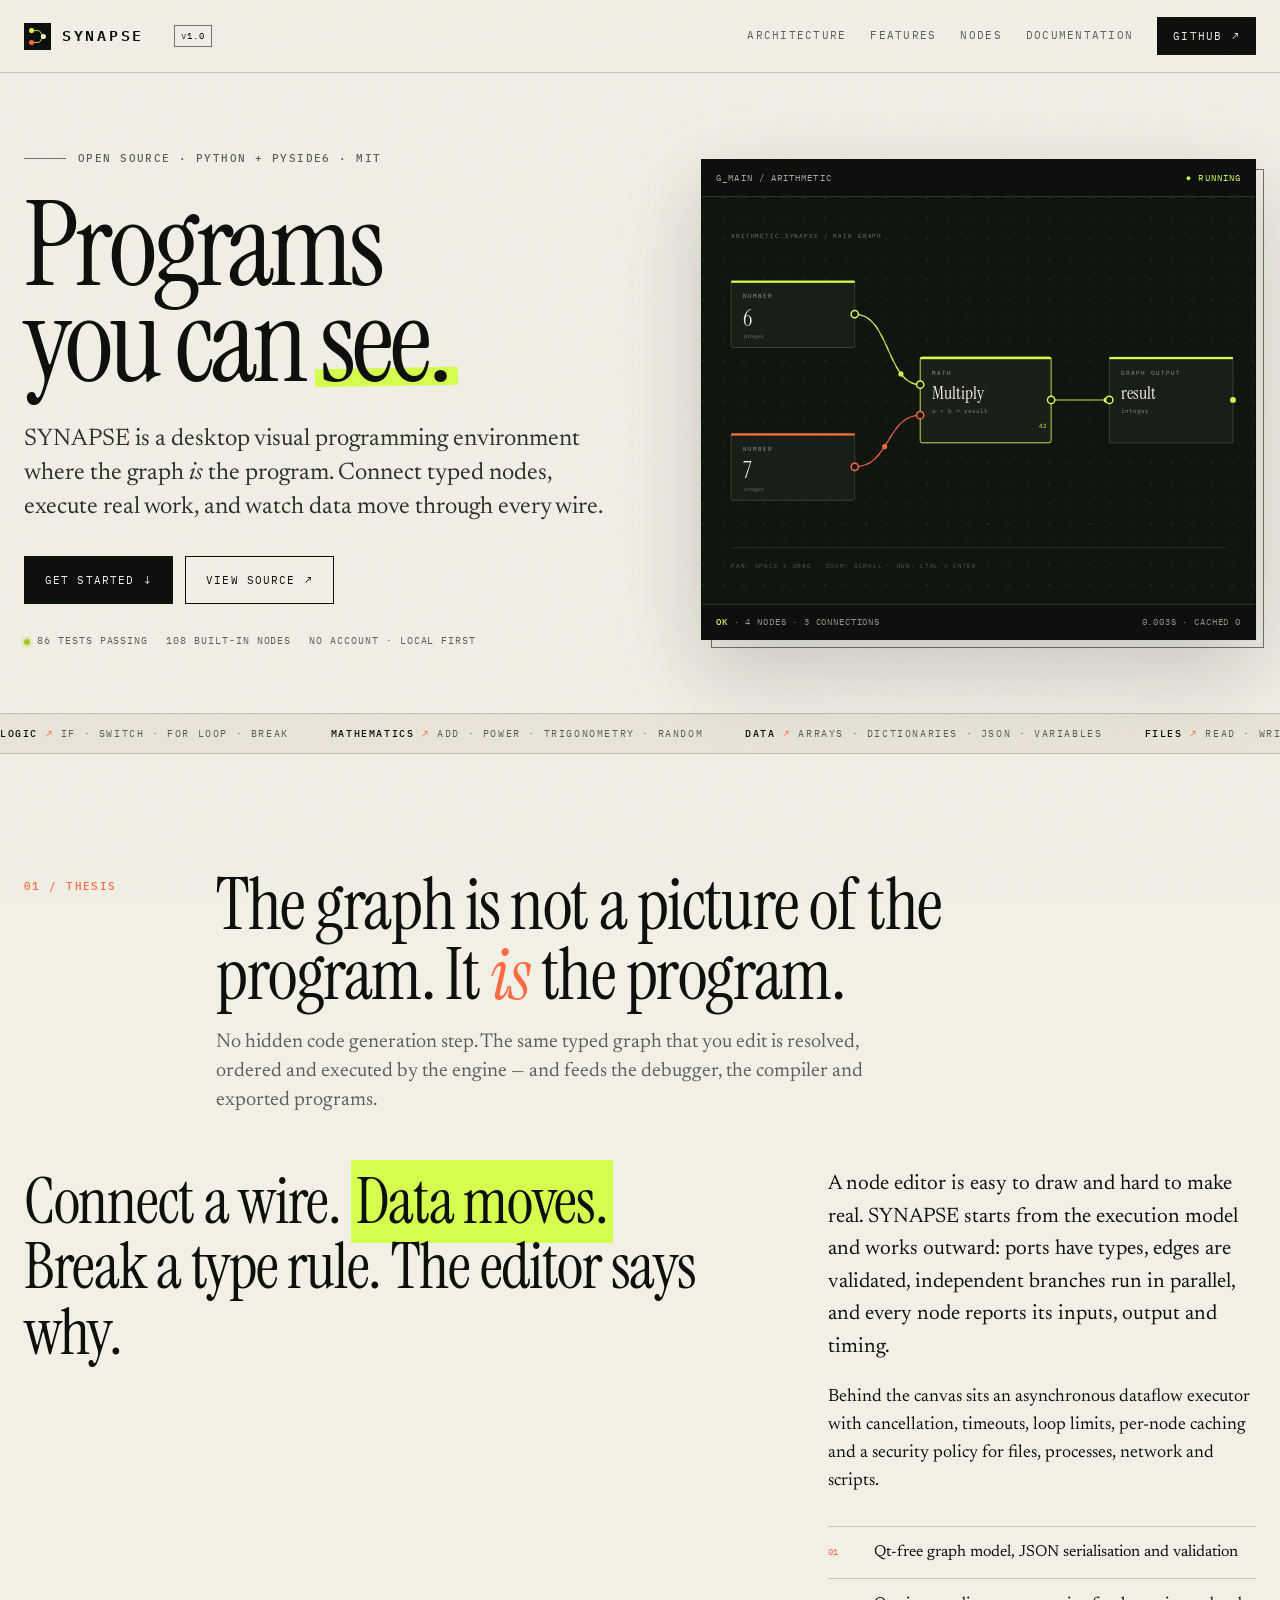
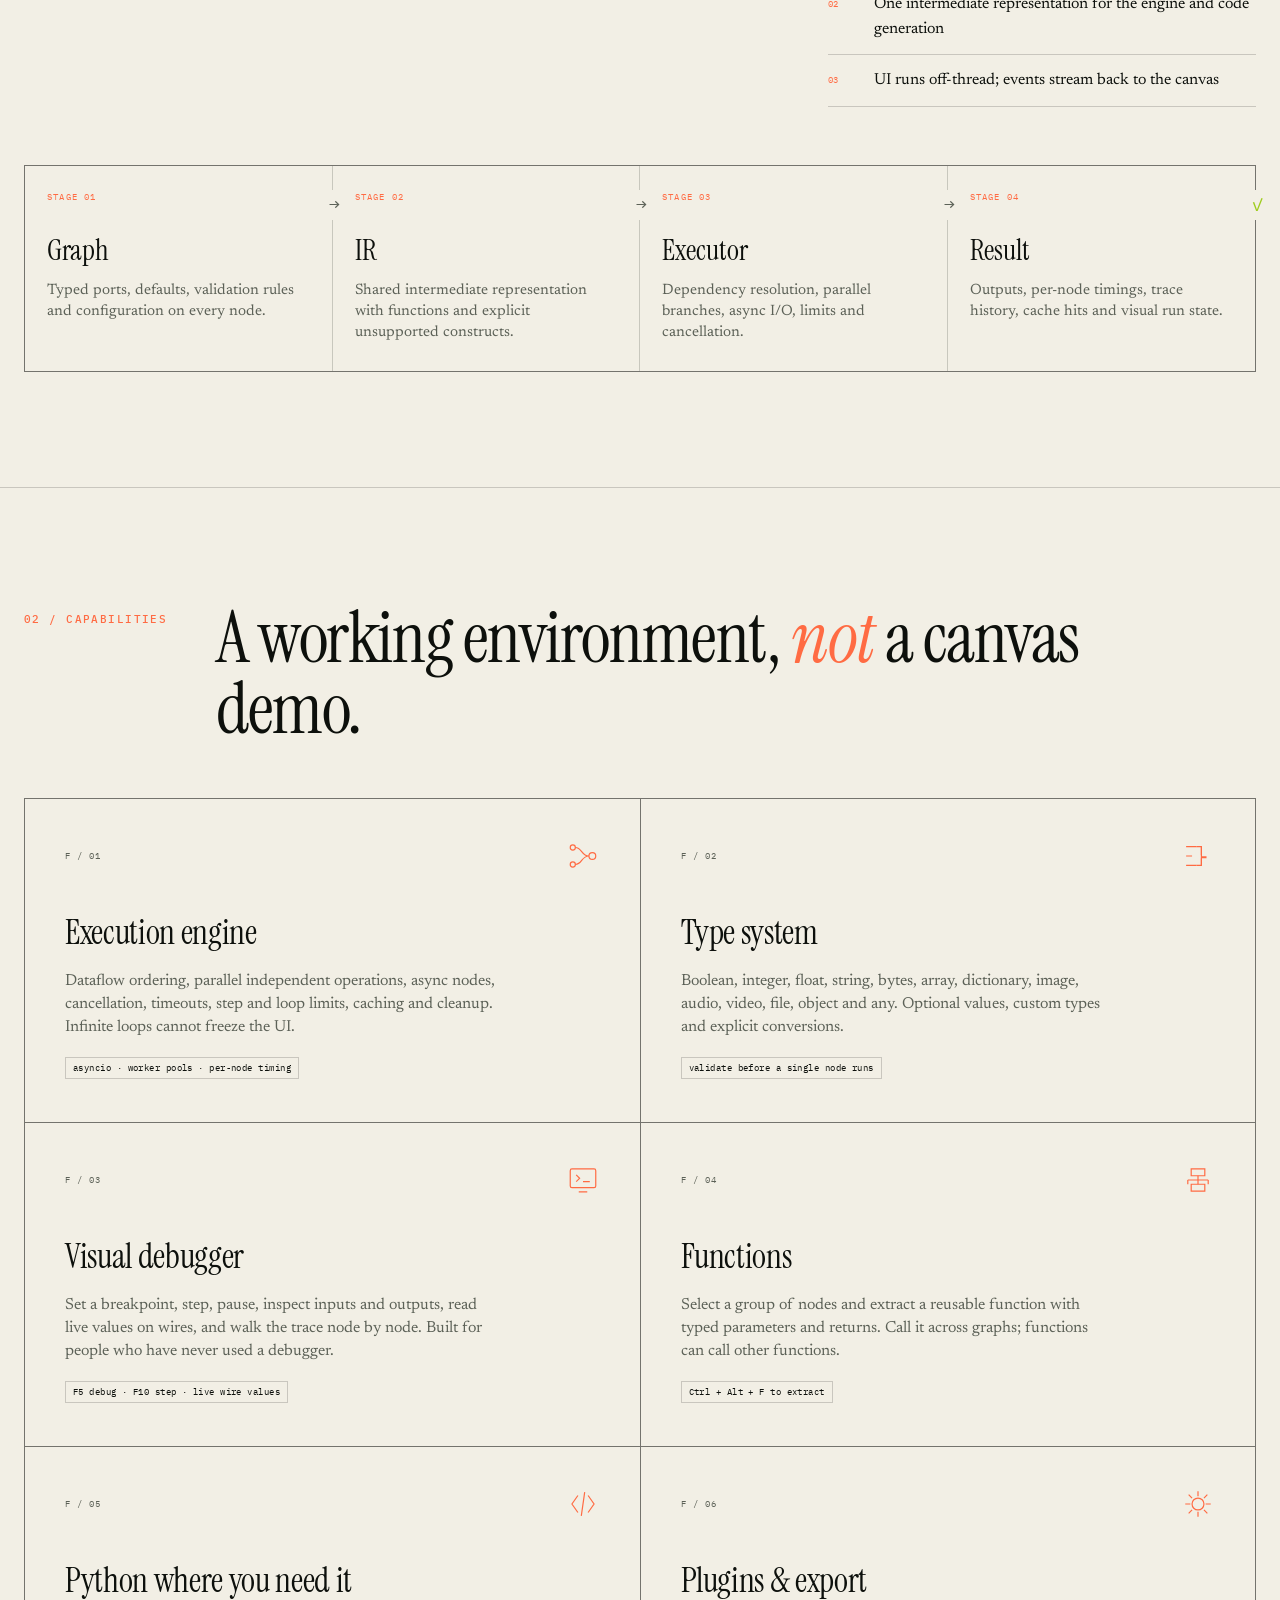
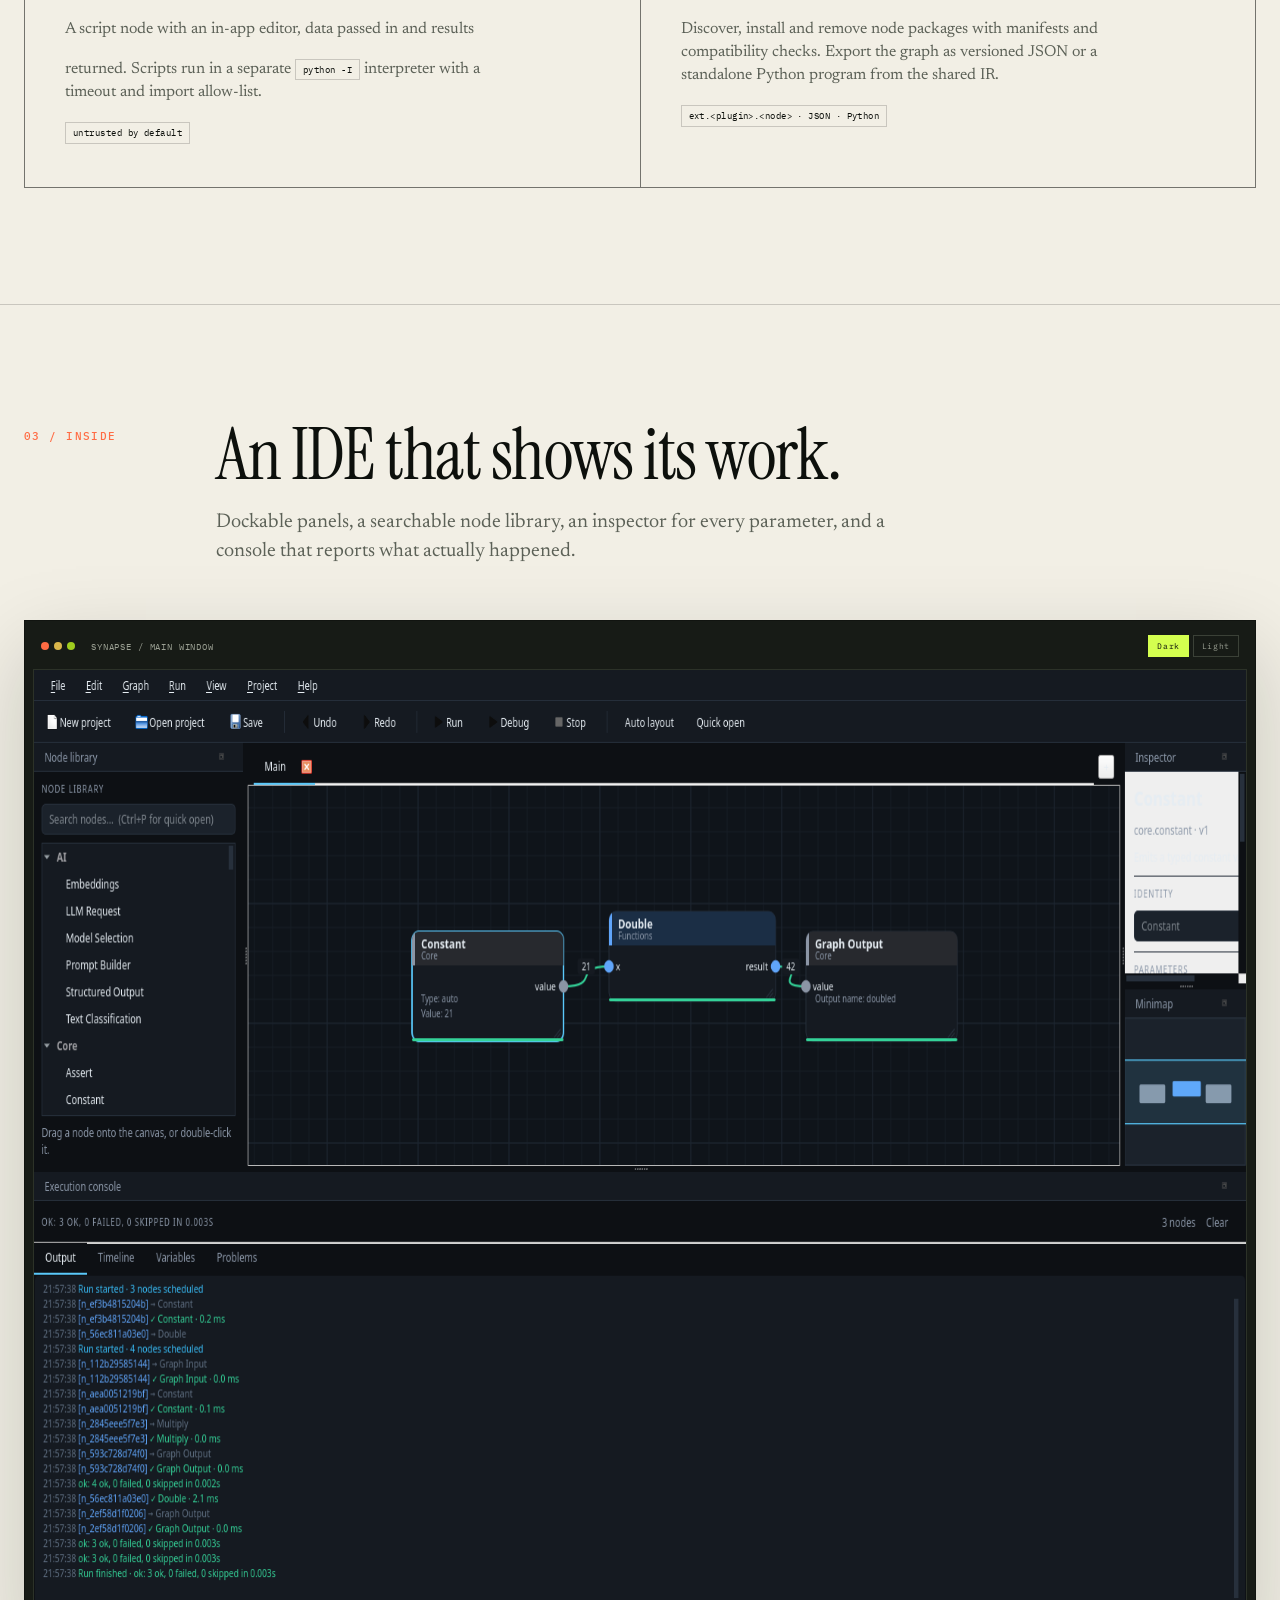
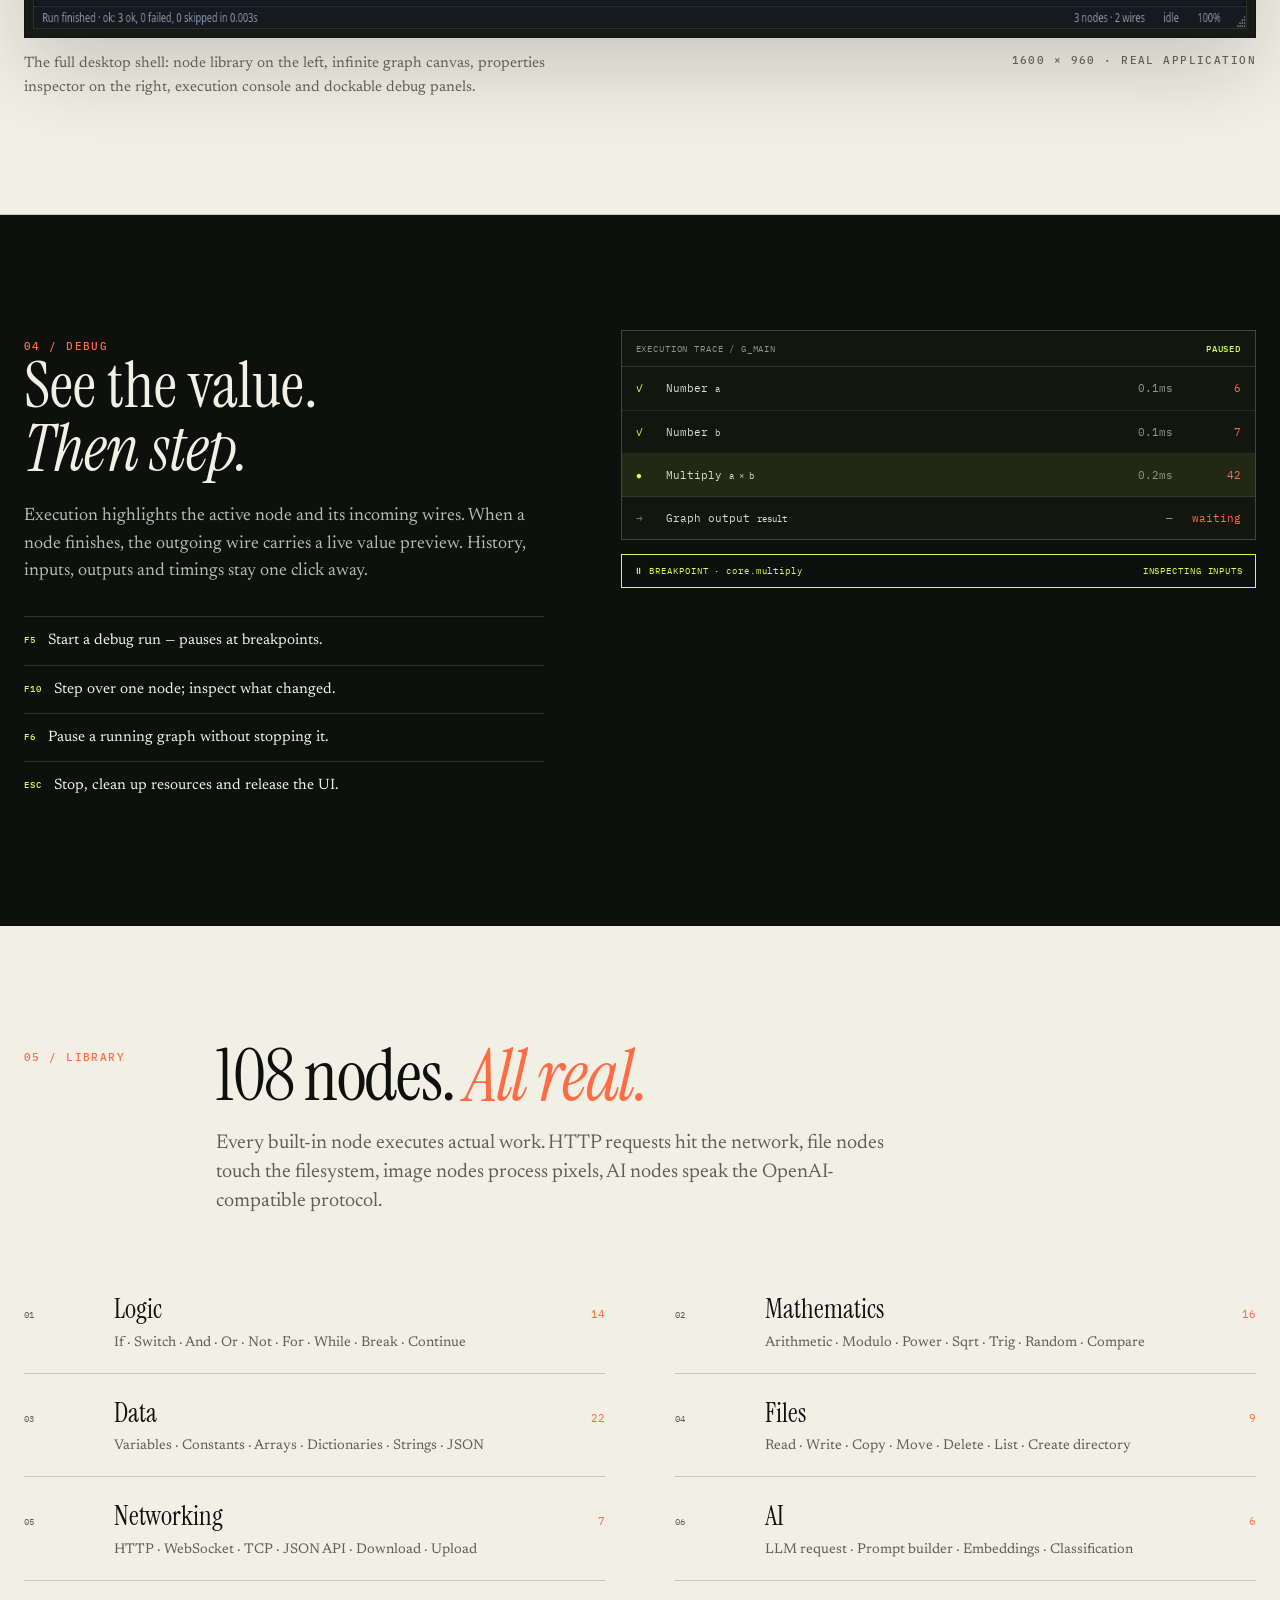
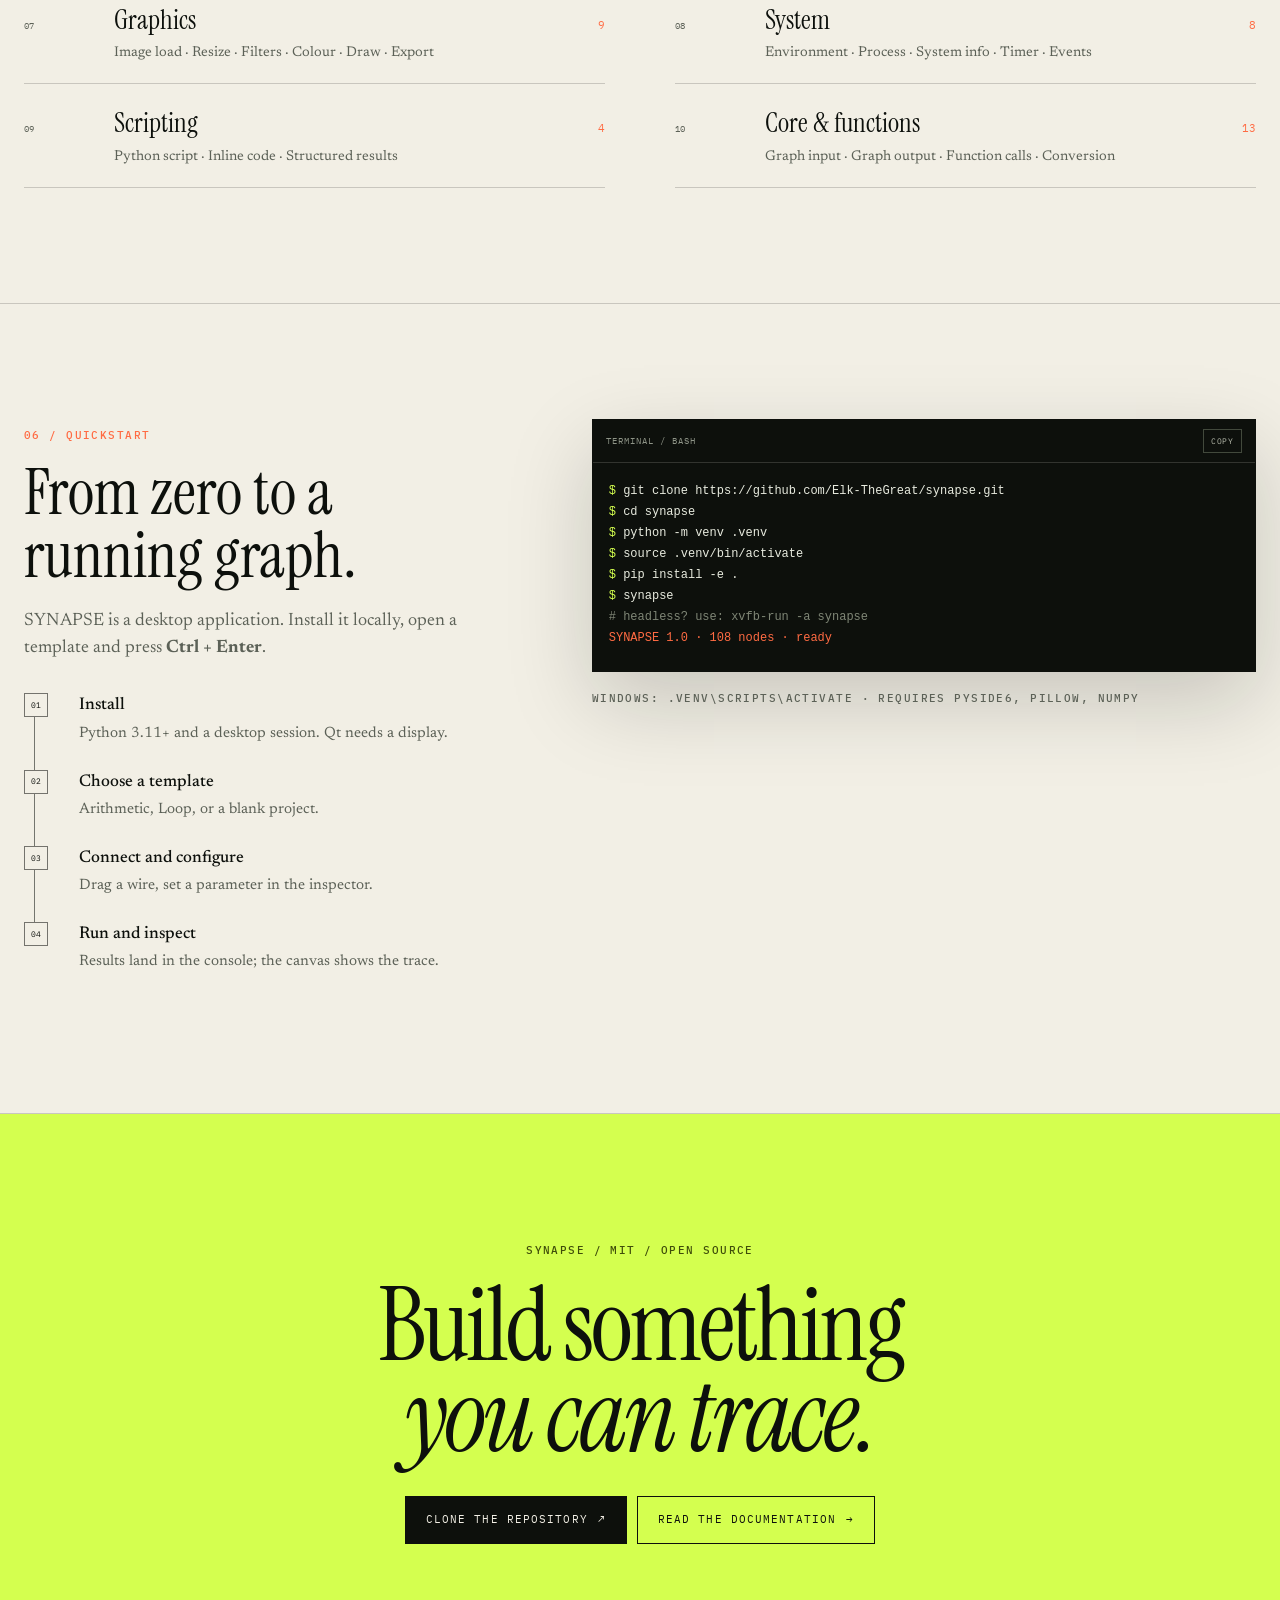
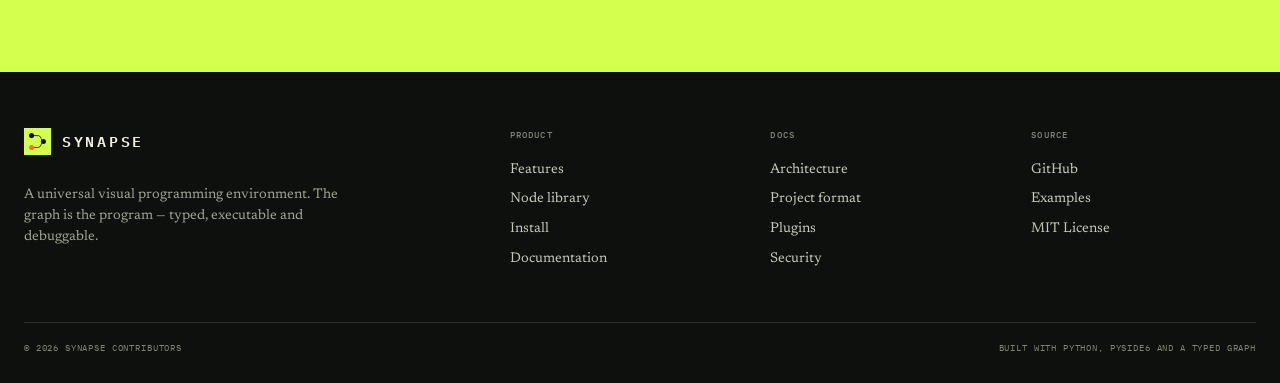
<file: website/index.html>
<!doctype html>
<html lang="en">
<head>
<meta charset="utf-8">
<meta name="viewport" content="width=device-width, initial-scale=1">
<title>SYNAPSE — visual programming where the graph is the program</title>
<meta name="description" content="SYNAPSE is an open-source desktop visual programming environment: typed dataflow graphs, an async execution engine, a visual debugger, Python scripting, plugins and code generation.">
<meta name="theme-color" content="#f2efe5">
<meta property="og:title" content="SYNAPSE — visual programming where the graph is the program">
<meta property="og:description" content="Typed nodes, real execution, visual debugging. An open-source visual programming environment for Python.">
<meta property="og:image" content="assets/images/main-window.png">
<link rel="preconnect" href="https://fonts.googleapis.com">
<link rel="preconnect" href="https://fonts.gstatic.com" crossorigin>
<link href="https://fonts.googleapis.com/css2?family=IBM+Plex+Mono:wght@400;500;600&family=Instrument+Serif:ital@0;1&family=Newsreader:ital,opsz,wght@0,6..72,400;0,6..72,500;1,6..72,400&display=swap" rel="stylesheet">
<link rel="stylesheet" href="assets/styles.css">
<link rel="icon" href="data:image/svg+xml,%3Csvg xmlns='http://www.w3.org/2000/svg' viewBox='0 0 32 32'%3E%3Crect width='32' height='32' fill='%230d100c'/%3E%3Ccircle cx='9' cy='9' r='3' fill='%23d4ff4f'/%3E%3Ccircle cx='23' cy='16' r='3' fill='%23f2efe5'/%3E%3Ccircle cx='9' cy='23' r='3' fill='%23ff6b43'/%3E%3Cpath d='M12 9h5c4 0 3 7 6 7M12 23h5c4 0 3-7 6-7' stroke='%23d4ff4f' fill='none'/%3E%3C/svg%3E">
</head>
<body>
<a class="skip" href="#main">Skip to content</a>

<header class="site-head">
  <div class="wrap nav">
    <a class="brand" href="index.html" aria-label="SYNAPSE home">
      <svg viewBox="0 0 32 32" aria-hidden="true"><rect width="32" height="32" fill="#0d100c"/><circle cx="9" cy="9" r="3" fill="#d4ff4f"/><circle cx="23" cy="16" r="3" fill="#f2efe5"/><circle cx="9" cy="23" r="3" fill="#ff6b43"/><path d="M12 9h5c4 0 3 7 6 7M12 23h5c4 0 3-7 6-7" stroke="#d4ff4f" fill="none"/></svg>
      SYNAPSE
    </a>
    <span class="nav-version">v1.0</span>
    <button class="menu-button" type="button" aria-expanded="false" aria-controls="nav-links">MENU</button>
    <nav class="nav-links" id="nav-links" aria-label="Main">
      <a href="#architecture">Architecture</a>
      <a href="#features">Features</a>
      <a href="#nodes">Nodes</a>
      <a href="docs.html">Documentation</a>
      <a class="nav-cta" href="https://github.com/Elk-TheGreat/synapse">GitHub <span aria-hidden="true">↗</span></a>
    </nav>
  </div>
</header>

<main id="main">
  <section class="hero">
    <div class="wrap hero-grid">
      <div>
        <div class="kicker-row mono reveal">Open source · Python + PySide6 · MIT</div>
        <h1 class="reveal reveal-delay-1">Programs<br>you can <span class="lime-word">see.</span></h1>
        <p class="lede reveal reveal-delay-2">SYNAPSE is a desktop visual programming environment where the graph <em>is</em> the program. Connect typed nodes, execute real work, and watch data move through every wire.</p>
        <div class="hero-actions reveal reveal-delay-3">
          <a class="button button-primary" href="#quickstart">Get started <span aria-hidden="true">↓</span></a>
          <a class="button button-ghost" href="https://github.com/Elk-TheGreat/synapse">View source <span aria-hidden="true">↗</span></a>
        </div>
        <div class="hero-meta reveal reveal-delay-3">
          <span><i class="dot"></i> 86 tests passing</span>
          <span>108 built-in nodes</span>
          <span>No account · local first</span>
        </div>
      </div>

      <div class="hero-graph reveal reveal-delay-2">
        <div class="graph-titlebar"><span>g_main / arithmetic</span><span>● running</span></div>
        <svg viewBox="0 0 760 560" role="img" aria-label="A small SYNAPSE graph multiplying 6 by 7 and sending the result to a graph output node.">
          <defs>
            <pattern id="grid" width="28" height="28" patternUnits="userSpaceOnUse">
              <circle cx="1.2" cy="1.2" r="1.2" fill="#3a4036"/>
            </pattern>
            <filter id="soft" x="-40%" y="-40%" width="180%" height="180%"><feGaussianBlur stdDeviation="7"/></filter>
          </defs>
          <rect width="760" height="560" fill="#11150f"/>
          <rect width="760" height="560" fill="url(#grid)" opacity=".55"/>

          <path d="M210 161 C258 161 254 258 300 258" fill="none" stroke="#d4ff4f" stroke-width="1.5" opacity=".9"/>
          <path d="M210 371 C258 371 254 300 300 300" fill="none" stroke="#ff6b43" stroke-width="1.5" opacity=".9"/>
          <path d="M480 279 L560 279" fill="none" stroke="#d4ff4f" stroke-width="1.5" opacity=".9"/>
          <path class="edge-flow" d="M210 161 C258 161 254 258 300 258" fill="none" stroke="#d4ff4f" stroke-width="2" opacity=".55"/>
          <path class="edge-flow" d="M210 371 C258 371 254 300 300 300" fill="none" stroke="#ff6b43" stroke-width="2" opacity=".45"/>
          <circle r="3.5" fill="#d4ff4f">
            <animateMotion dur="3.2s" repeatCount="indefinite" path="M210 161 C258 161 254 258 300 258"/>
          </circle>
          <circle r="3.5" fill="#ff6b43">
            <animateMotion dur="3.2s" begin="1.1s" repeatCount="indefinite" path="M210 371 C258 371 254 300 300 300"/>
          </circle>
          <circle r="3.5" fill="#d4ff4f">
            <animateMotion dur="2.1s" begin=".5s" repeatCount="indefinite" path="M480 279 L560 279"/>
          </circle>

          <g>
            <rect x="40" y="115" width="170" height="92" rx="3" fill="#191e17" stroke="#46503f"/>
            <rect x="40" y="115" width="170" height="3" fill="#d4ff4f"/>
            <text x="56" y="139" fill="#939b8b" font-family="IBM Plex Mono, monospace" font-size="8.5" letter-spacing="1.4">NUMBER</text>
            <text x="56" y="177" fill="#f2efe5" font-family="Instrument Serif, serif" font-size="31">6</text>
            <text x="56" y="194" fill="#6f7768" font-family="IBM Plex Mono, monospace" font-size="7.5">integer</text>
            <circle cx="210" cy="161" r="5" fill="#11150f" stroke="#d4ff4f" stroke-width="2"/>
          </g>
          <g>
            <rect x="40" y="325" width="170" height="92" rx="3" fill="#191e17" stroke="#46503f"/>
            <rect x="40" y="325" width="170" height="3" fill="#ff6b43"/>
            <text x="56" y="349" fill="#939b8b" font-family="IBM Plex Mono, monospace" font-size="8.5" letter-spacing="1.4">NUMBER</text>
            <text x="56" y="387" fill="#f2efe5" font-family="Instrument Serif, serif" font-size="31">7</text>
            <text x="56" y="404" fill="#6f7768" font-family="IBM Plex Mono, monospace" font-size="7.5">integer</text>
            <circle cx="210" cy="371" r="5" fill="#11150f" stroke="#ff6b43" stroke-width="2"/>
          </g>
          <g>
            <rect x="300" y="220" width="180" height="118" rx="3" fill="#1a2017" stroke="#d4ff4f" stroke-width="1.2"/>
            <rect x="300" y="220" width="180" height="3" fill="#d4ff4f"/>
            <text x="316" y="245" fill="#939b8b" font-family="IBM Plex Mono, monospace" font-size="8.5" letter-spacing="1.4">MATH</text>
            <text x="316" y="278" fill="#f2efe5" font-family="Instrument Serif, serif" font-size="25">Multiply</text>
            <text x="316" y="297" fill="#7f8778" font-family="IBM Plex Mono, monospace" font-size="8">a × b → result</text>
            <circle cx="300" cy="258" r="5" fill="#11150f" stroke="#d4ff4f" stroke-width="2"/>
            <circle cx="300" cy="300" r="5" fill="#11150f" stroke="#ff6b43" stroke-width="2"/>
            <circle cx="480" cy="279" r="5" fill="#11150f" stroke="#d4ff4f" stroke-width="2"/>
            <text x="463" y="318" fill="#d4ff4f" font-family="IBM Plex Mono, monospace" font-size="8">42</text>
          </g>
          <g>
            <rect x="560" y="220" width="170" height="118" rx="3" fill="#191e17" stroke="#46503f"/>
            <rect x="560" y="220" width="170" height="3" fill="#d4ff4f"/>
            <text x="576" y="245" fill="#939b8b" font-family="IBM Plex Mono, monospace" font-size="8.5" letter-spacing="1.4">GRAPH OUTPUT</text>
            <text x="576" y="278" fill="#f2efe5" font-family="Instrument Serif, serif" font-size="25">result</text>
            <text x="576" y="297" fill="#7f8778" font-family="IBM Plex Mono, monospace" font-size="8">integer</text>
            <circle cx="560" cy="279" r="5" fill="#11150f" stroke="#d4ff4f" stroke-width="2"/>
            <circle cx="730" cy="279" r="4" fill="#d4ff4f"/>
          </g>
          <text x="40" y="56" fill="#6f7768" font-family="IBM Plex Mono, monospace" font-size="8" letter-spacing="1.2">ARITHMETIC.SYNAPSE / MAIN GRAPH</text>
          <text x="40" y="510" fill="#545c4e" font-family="IBM Plex Mono, monospace" font-size="8" letter-spacing="1">PAN: SPACE + DRAG · ZOOM: SCROLL · RUN: CTRL + ENTER</text>
          <line x1="40" y1="482" x2="720" y2="482" stroke="#2c3328"/>
        </svg>
        <div class="graph-caption"><span><strong>ok</strong> · 4 nodes · 3 connections</span><span>0.003s · cached 0</span></div>
      </div>
    </div>
  </section>

  <div class="ticker" aria-hidden="true">
    <div class="ticker-track">
      <span><b>Logic</b> <i>↗</i> If · Switch · For loop · Break</span>
      <span><b>Mathematics</b> <i>↗</i> Add · Power · Trigonometry · Random</span>
      <span><b>Data</b> <i>↗</i> Arrays · Dictionaries · JSON · Variables</span>
      <span><b>Files</b> <i>↗</i> Read · Write · List · Copy</span>
      <span><b>Network</b> <i>↗</i> HTTP · WebSocket · TCP · Download</span>
      <span><b>AI</b> <i>↗</i> Prompt · LLM · Embeddings · Structured output</span>
      <span><b>Graphics</b> <i>↗</i> Image · Filter · Draw · Export</span>
      <span><b>Logic</b> <i>↗</i> If · Switch · For loop · Break</span>
      <span><b>Mathematics</b> <i>↗</i> Add · Power · Trigonometry · Random</span>
      <span><b>Data</b> <i>↗</i> Arrays · Dictionaries · JSON · Variables</span>
      <span><b>Files</b> <i>↗</i> Read · Write · List · Copy</span>
      <span><b>Network</b> <i>↗</i> HTTP · WebSocket · TCP · Download</span>
      <span><b>AI</b> <i>↗</i> Prompt · LLM · Embeddings · Structured output</span>
      <span><b>Graphics</b> <i>↗</i> Image · Filter · Draw · Export</span>
    </div>
  </div>

  <section class="section" id="architecture">
    <div class="wrap">
      <div class="section-head reveal">
        <div class="section-index mono">01 / Thesis</div>
        <div>
          <h2>The graph is not a picture of the program. It <em>is</em> the program.</h2>
          <p class="section-intro">No hidden code generation step. The same typed graph that you edit is resolved, ordered and executed by the engine — and feeds the debugger, the compiler and exported programs.</p>
        </div>
      </div>
      <div class="thesis-grid">
        <div class="thesis-big reveal">Connect a wire. <mark>Data moves.</mark> Break a type rule. The editor says why.</div>
        <div class="thesis-copy reveal reveal-delay-1">
          <p>A node editor is easy to draw and hard to make real. SYNAPSE starts from the execution model and works outward: ports have types, edges are validated, independent branches run in parallel, and every node reports its inputs, output and timing.</p>
          <p>Behind the canvas sits an asynchronous dataflow executor with cancellation, timeouts, loop limits, per-node caching and a security policy for files, processes, network and scripts.</p>
          <ul class="fact-list">
            <li><span>01</span>Qt-free graph model, JSON serialisation and validation</li>
            <li><span>02</span>One intermediate representation for the engine and code generation</li>
            <li><span>03</span>UI runs off-thread; events stream back to the canvas</li>
          </ul>
        </div>
      </div>

      <div class="pipeline reveal">
        <div class="pipe-step"><div class="no">STAGE 01</div><h3>Graph</h3><p>Typed ports, defaults, validation rules and configuration on every node.</p></div>
        <div class="pipe-step"><div class="no">STAGE 02</div><h3>IR</h3><p>Shared intermediate representation with functions and explicit unsupported constructs.</p></div>
        <div class="pipe-step"><div class="no">STAGE 03</div><h3>Executor</h3><p>Dependency resolution, parallel branches, async I/O, limits and cancellation.</p></div>
        <div class="pipe-step"><div class="no">STAGE 04</div><h3>Result</h3><p>Outputs, per-node timings, trace history, cache hits and visual run state.</p></div>
      </div>
    </div>
  </section>

  <section class="section" id="features">
    <div class="wrap">
      <div class="section-head reveal">
        <div class="section-index mono">02 / Capabilities</div>
        <div><h2>A working environment, <em>not</em> a canvas demo.</h2></div>
      </div>
      <div class="feature-grid">
        <article class="feature reveal">
          <div class="feature-top"><span class="feature-no">F / 01</span>
            <svg class="feature-icon" viewBox="0 0 40 40" fill="none" stroke="currentColor" stroke-width="1.4" aria-hidden="true"><circle cx="8" cy="10" r="3"/><circle cx="8" cy="30" r="3"/><circle cx="31" cy="20" r="4"/><path d="M11 10c8 0 7 10 16 10M11 30c8 0 7-10 16-10"/></svg>
          </div>
          <h3>Execution engine</h3>
          <p>Dataflow ordering, parallel independent operations, async nodes, cancellation, timeouts, step and loop limits, caching and cleanup. Infinite loops cannot freeze the UI.</p>
          <code>asyncio · worker pools · per-node timing</code>
        </article>
        <article class="feature reveal reveal-delay-1">
          <div class="feature-top"><span class="feature-no">F / 02</span>
            <svg class="feature-icon" viewBox="0 0 40 40" fill="none" stroke="currentColor" stroke-width="1.4" aria-hidden="true"><path d="M6 9h12M6 20h7M6 31h12M24 9v10M24 31v-8"/><path d="M18 9h6v13h6M18 31h6V21h6"/></svg>
          </div>
          <h3>Type system</h3>
          <p>Boolean, integer, float, string, bytes, array, dictionary, image, audio, video, file, object and any. Optional values, custom types and explicit conversions.</p>
          <code>validate before a single node runs</code>
        </article>
        <article class="feature reveal">
          <div class="feature-top"><span class="feature-no">F / 03</span>
            <svg class="feature-icon" viewBox="0 0 40 40" fill="none" stroke="currentColor" stroke-width="1.4" aria-hidden="true"><rect x="5" y="7" width="30" height="22" rx="2"/><path d="M12 14l4 4-4 4M20 22h8M15 34h10"/></svg>
          </div>
          <h3>Visual debugger</h3>
          <p>Set a breakpoint, step, pause, inspect inputs and outputs, read live values on wires, and walk the trace node by node. Built for people who have never used a debugger.</p>
          <code>F5 debug · F10 step · live wire values</code>
        </article>
        <article class="feature reveal reveal-delay-1">
          <div class="feature-top"><span class="feature-no">F / 04</span>
            <svg class="feature-icon" viewBox="0 0 40 40" fill="none" stroke="currentColor" stroke-width="1.4" aria-hidden="true"><path d="M12 7h16v8H12zM12 25h16v8H12z"/><path d="M20 15v10M8 20h24M8 20v5M32 20v5"/></svg>
          </div>
          <h3>Functions</h3>
          <p>Select a group of nodes and extract a reusable function with typed parameters and returns. Call it across graphs; functions can call other functions.</p>
          <code>Ctrl + Alt + F to extract</code>
        </article>
        <article class="feature reveal">
          <div class="feature-top"><span class="feature-no">F / 05</span>
            <svg class="feature-icon" viewBox="0 0 40 40" fill="none" stroke="currentColor" stroke-width="1.4" aria-hidden="true"><path d="M14 10L7 20l7 10M26 10l7 10-7 10M22 6l-4 28"/></svg>
          </div>
          <h3>Python where you need it</h3>
          <p>A script node with an in-app editor, data passed in and results returned. Scripts run in a separate <code>python -I</code> interpreter with a timeout and import allow-list.</p>
          <code>untrusted by default</code>
        </article>
        <article class="feature reveal reveal-delay-1">
          <div class="feature-top"><span class="feature-no">F / 06</span>
            <svg class="feature-icon" viewBox="0 0 40 40" fill="none" stroke="currentColor" stroke-width="1.4" aria-hidden="true"><path d="M20 5v6M20 29v6M5 20h6M29 20h6M9 9l4 4M27 27l4 4M31 9l-4 4M13 27l-4 4"/><circle cx="20" cy="20" r="7"/></svg>
          </div>
          <h3>Plugins &amp; export</h3>
          <p>Discover, install and remove node packages with manifests and compatibility checks. Export the graph as versioned JSON or a standalone Python program from the shared IR.</p>
          <code>ext.&lt;plugin&gt;.&lt;node&gt; · JSON · Python</code>
        </article>
      </div>
    </div>
  </section>

  <section class="section" id="inside">
    <div class="wrap">
      <div class="section-head reveal">
        <div class="section-index mono">03 / Inside</div>
        <div><h2>An IDE that shows its work.</h2><p class="section-intro">Dockable panels, a searchable node library, an inspector for every parameter, and a console that reports what actually happened.</p></div>
      </div>
      <div class="shot-shell reveal">
        <div class="shot-bar">
          <span class="traffic" aria-hidden="true"><i></i><i></i><i></i></span>
          <span>SYNAPSE / main window</span>
          <div class="shot-tabs" role="tablist" aria-label="Theme preview">
            <button type="button" role="tab" aria-selected="true" data-shot="dark">Dark</button>
            <button type="button" role="tab" aria-selected="false" data-shot="light">Light</button>
          </div>
        </div>
        <img id="app-shot" src="assets/images/main-window.png" width="1600" height="960" alt="The SYNAPSE desktop application with node library, graph canvas, inspector, minimap and execution console.">
      </div>
      <div class="shot-note reveal">
        <p>The full desktop shell: node library on the left, infinite graph canvas, properties inspector on the right, execution console and dockable debug panels.</p>
        <div class="mono">1600 × 960 · real application</div>
      </div>
    </div>
  </section>

  <section class="section section-dark" id="debugging">
    <div class="wrap debug-grid">
      <div class="debug-copy reveal">
        <div class="section-index mono">04 / Debug</div>
        <h2>See the value.<br><em>Then step.</em></h2>
        <p>Execution highlights the active node and its incoming wires. When a node finishes, the outgoing wire carries a live value preview. History, inputs, outputs and timings stay one click away.</p>
        <ul class="debug-list">
          <li><b>F5</b><span>Start a debug run — pauses at breakpoints.</span></li>
          <li><b>F10</b><span>Step over one node; inspect what changed.</span></li>
          <li><b>F6</b><span>Pause a running graph without stopping it.</span></li>
          <li><b>ESC</b><span>Stop, clean up resources and release the UI.</span></li>
        </ul>
      </div>
      <div class="reveal reveal-delay-1">
        <div class="trace">
          <div class="trace-head"><span>EXECUTION TRACE / G_MAIN</span><strong>PAUSED</strong></div>
          <div class="trace-row"><span class="state">✓</span><span>Number <small>a</small></span><span class="time">0.1ms</span><span class="val">6</span></div>
          <div class="trace-row"><span class="state">✓</span><span>Number <small>b</small></span><span class="time">0.1ms</span><span class="val">7</span></div>
          <div class="trace-row active"><span class="state">●</span><span>Multiply <small>a × b</small></span><span class="time">0.2ms</span><span class="val">42</span></div>
          <div class="trace-row"><span class="state wait">→</span><span>Graph output <small>result</small></span><span class="time">—</span><span class="val">waiting</span></div>
        </div>
        <div class="paused-bar"><span>⏸ BREAKPOINT · core.multiply</span><span>INSPECTING INPUTS</span></div>
      </div>
    </div>
  </section>

  <section class="section" id="nodes">
    <div class="wrap">
      <div class="section-head reveal">
        <div class="section-index mono">05 / Library</div>
        <div><h2>108 nodes. <em>All real.</em></h2><p class="section-intro">Every built-in node executes actual work. HTTP requests hit the network, file nodes touch the filesystem, image nodes process pixels, AI nodes speak the OpenAI-compatible protocol.</p></div>
      </div>
      <div class="node-columns reveal">
        <div class="node-cat"><span class="cat-no">01</span><div><h3>Logic</h3><p>If · Switch · And · Or · Not · For · While · Break · Continue</p></div><span class="count">14</span></div>
        <div class="node-cat"><span class="cat-no">02</span><div><h3>Mathematics</h3><p>Arithmetic · Modulo · Power · Sqrt · Trig · Random · Compare</p></div><span class="count">16</span></div>
        <div class="node-cat"><span class="cat-no">03</span><div><h3>Data</h3><p>Variables · Constants · Arrays · Dictionaries · Strings · JSON</p></div><span class="count">22</span></div>
        <div class="node-cat"><span class="cat-no">04</span><div><h3>Files</h3><p>Read · Write · Copy · Move · Delete · List · Create directory</p></div><span class="count">9</span></div>
        <div class="node-cat"><span class="cat-no">05</span><div><h3>Networking</h3><p>HTTP · WebSocket · TCP · JSON API · Download · Upload</p></div><span class="count">7</span></div>
        <div class="node-cat"><span class="cat-no">06</span><div><h3>AI</h3><p>LLM request · Prompt builder · Embeddings · Classification</p></div><span class="count">6</span></div>
        <div class="node-cat"><span class="cat-no">07</span><div><h3>Graphics</h3><p>Image load · Resize · Filters · Colour · Draw · Export</p></div><span class="count">9</span></div>
        <div class="node-cat"><span class="cat-no">08</span><div><h3>System</h3><p>Environment · Process · System info · Timer · Events</p></div><span class="count">8</span></div>
        <div class="node-cat"><span class="cat-no">09</span><div><h3>Scripting</h3><p>Python script · Inline code · Structured results</p></div><span class="count">4</span></div>
        <div class="node-cat"><span class="cat-no">10</span><div><h3>Core &amp; functions</h3><p>Graph input · Graph output · Function calls · Conversion</p></div><span class="count">13</span></div>
      </div>
    </div>
  </section>

  <section class="section" id="quickstart">
    <div class="wrap quick-grid">
      <div class="reveal">
        <div class="section-index mono" style="margin-bottom:18px">06 / Quickstart</div>
        <h2>From zero to a running graph.</h2>
        <p>SYNAPSE is a desktop application. Install it locally, open a template and press <strong>Ctrl + Enter</strong>.</p>
        <ol class="steps">
          <li><b>Install</b><span>Python 3.11+ and a desktop session. Qt needs a display.</span></li>
          <li><b>Choose a template</b><span>Arithmetic, Loop, or a blank project.</span></li>
          <li><b>Connect and configure</b><span>Drag a wire, set a parameter in the inspector.</span></li>
          <li><b>Run and inspect</b><span>Results land in the console; the canvas shows the trace.</span></li>
        </ol>
      </div>
      <div class="reveal reveal-delay-1">
        <div class="terminal">
          <div class="terminal-head"><span>TERMINAL / BASH</span><button class="copy-button" type="button" data-copy="install-command">COPY</button></div>
          <pre id="install-command"><span class="prompt">$</span> git clone https://github.com/Elk-TheGreat/synapse.git
<span class="prompt">$</span> cd synapse
<span class="prompt">$</span> python -m venv .venv
<span class="prompt">$</span> source .venv/bin/activate
<span class="prompt">$</span> pip install -e .
<span class="prompt">$</span> synapse
<span class="comment"># headless? use: xvfb-run -a synapse</span>
<span class="out">SYNAPSE 1.0 · 108 nodes · ready</span></pre>
        </div>
        <p class="mono" style="margin-top:18px;color:var(--muted)">Windows: .venv\Scripts\activate · Requires PySide6, Pillow, numpy</p>
      </div>
    </div>
  </section>

  <section class="cta">
    <div class="wrap">
      <div class="mono">SYNAPSE / MIT / OPEN SOURCE</div>
      <h2>Build something<br><em>you can trace.</em></h2>
      <div class="cta-actions">
        <a class="button button-primary" href="https://github.com/Elk-TheGreat/synapse">Clone the repository <span aria-hidden="true">↗</span></a>
        <a class="button button-ghost" href="docs.html">Read the documentation <span aria-hidden="true">→</span></a>
      </div>
    </div>
  </section>
</main>

<footer class="site-foot">
  <div class="wrap">
    <div class="foot-grid">
      <div class="foot-brand">
        <a class="brand" href="index.html">
          <svg viewBox="0 0 32 32" aria-hidden="true"><rect width="32" height="32" fill="#d4ff4f"/><circle cx="9" cy="9" r="3" fill="#0d100c"/><circle cx="23" cy="16" r="3" fill="#0d100c"/><circle cx="9" cy="23" r="3" fill="#ff6b43"/><path d="M12 9h5c4 0 3 7 6 7M12 23h5c4 0 3-7 6-7" stroke="#0d100c" fill="none"/></svg>
          SYNAPSE
        </a>
        <p>A universal visual programming environment. The graph is the program — typed, executable and debuggable.</p>
      </div>
      <div class="foot-col"><h3>PRODUCT</h3><a href="index.html#features">Features</a><a href="index.html#nodes">Node library</a><a href="index.html#quickstart">Install</a><a href="docs.html">Documentation</a></div>
      <div class="foot-col"><h3>DOCS</h3><a href="docs.html#architecture">Architecture</a><a href="docs.html#project">Project format</a><a href="docs.html#plugins">Plugins</a><a href="docs.html#security">Security</a></div>
      <div class="foot-col"><h3>SOURCE</h3><a href="https://github.com/Elk-TheGreat/synapse">GitHub</a><a href="https://github.com/Elk-TheGreat/synapse/tree/main/examples">Examples</a><a href="https://github.com/Elk-TheGreat/synapse/blob/main/LICENSE">MIT License</a></div>
    </div>
    <div class="foot-bottom"><span>© 2026 SYNAPSE contributors</span><span>Built with Python, PySide6 and a typed graph</span></div>
  </div>
</footer>
<script src="assets/site.js"></script>
</body>
</html>
</file>
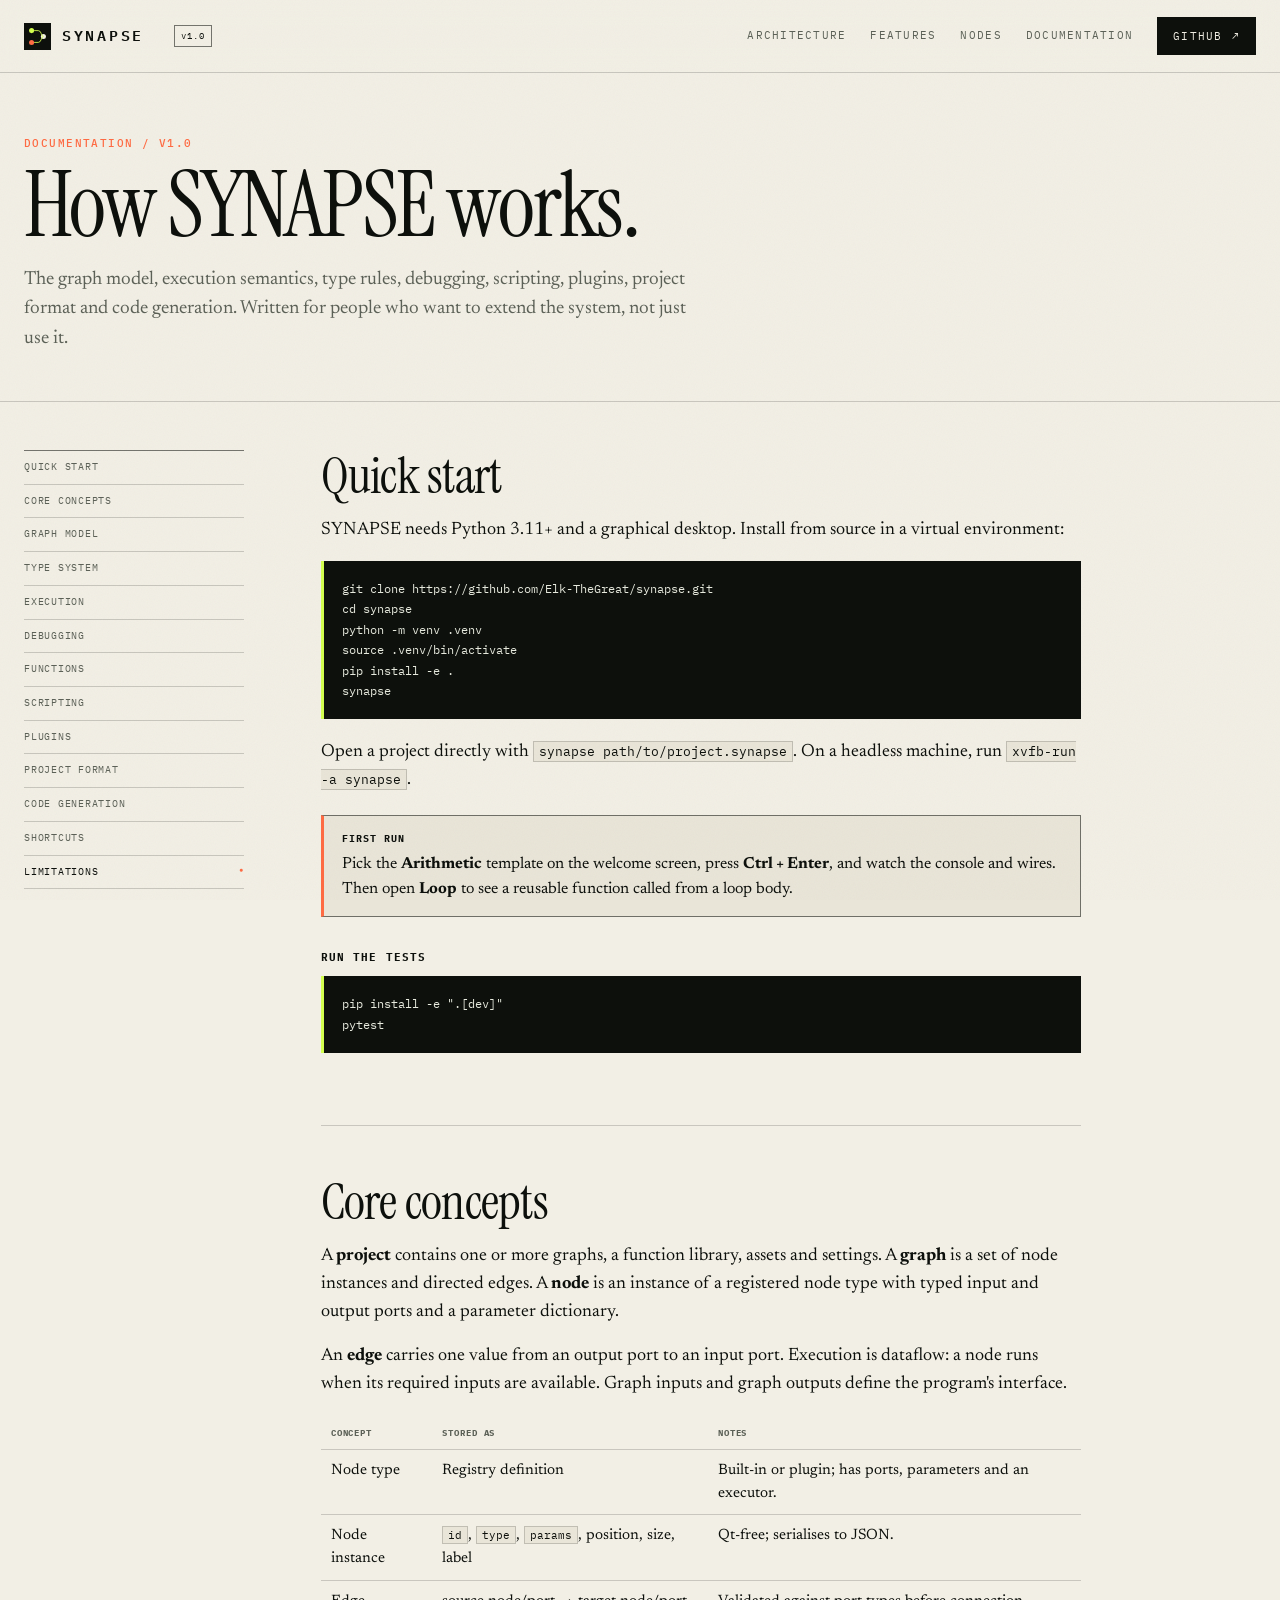
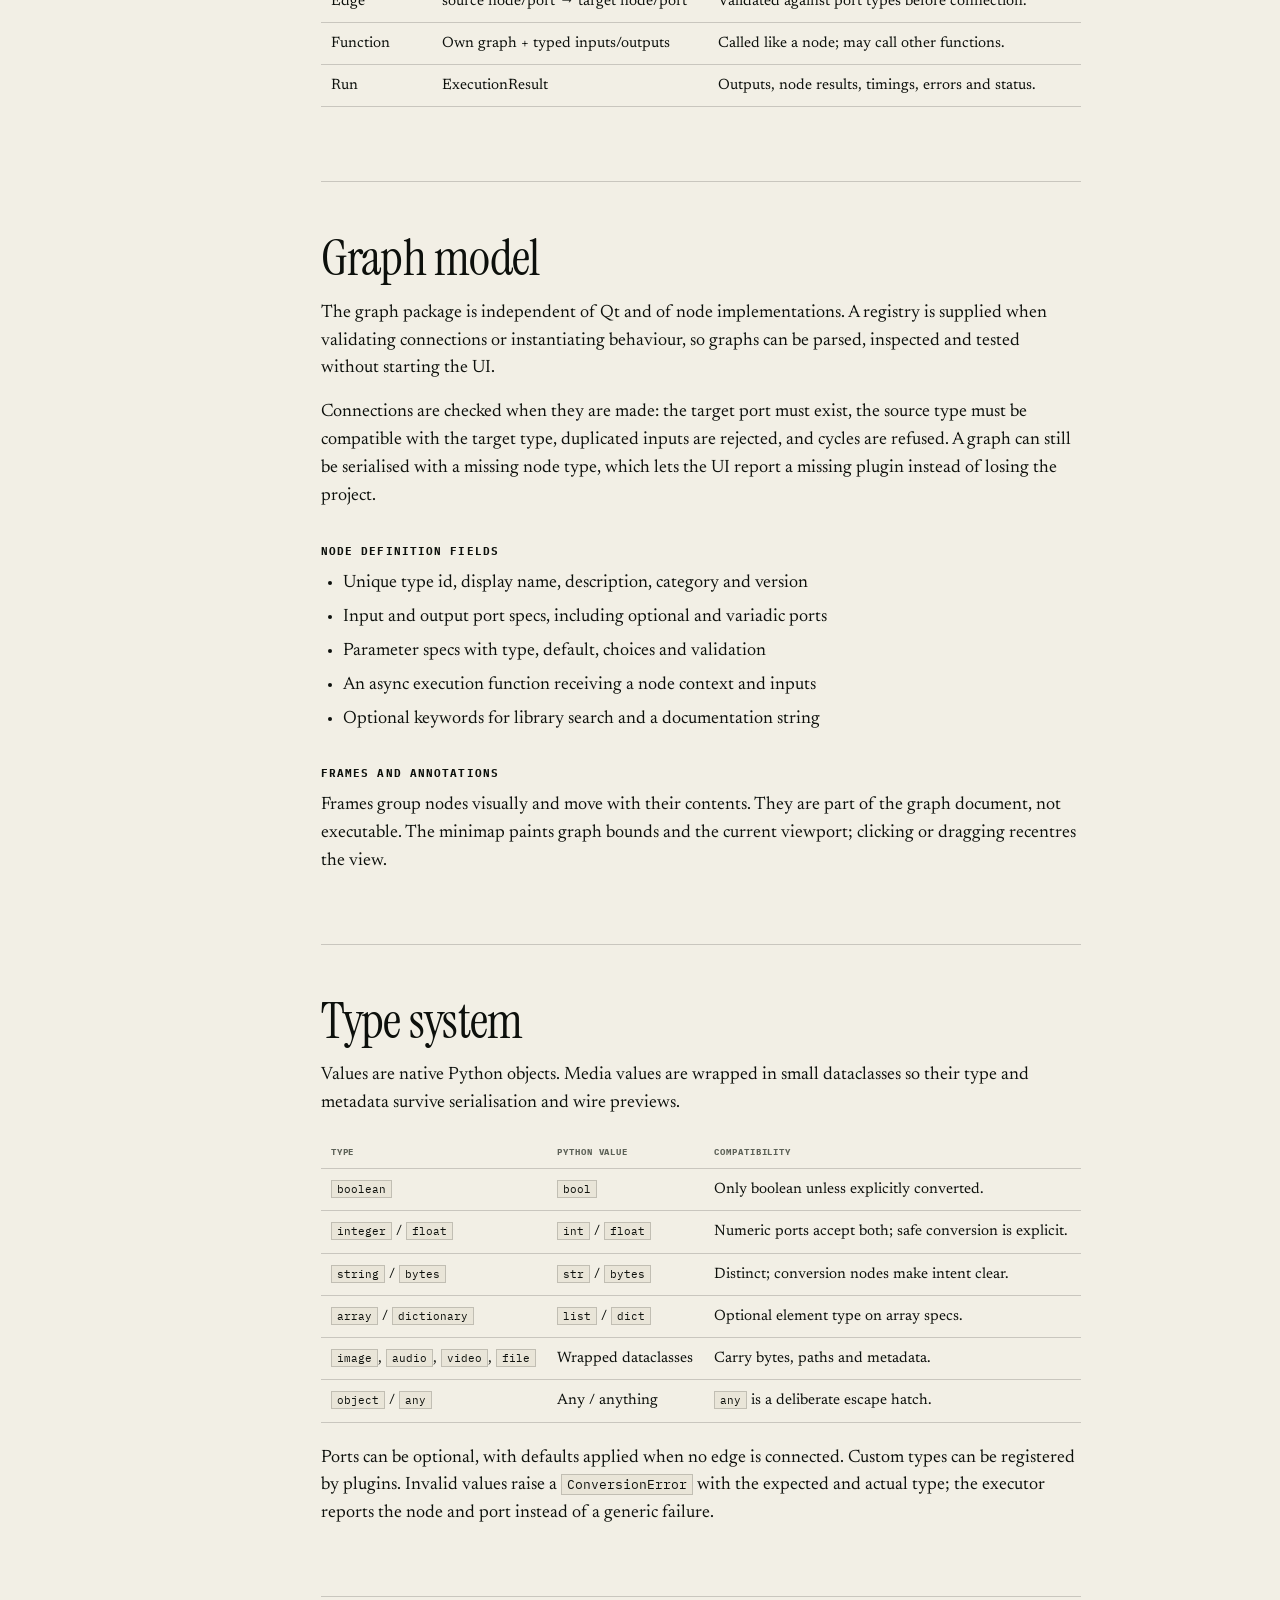
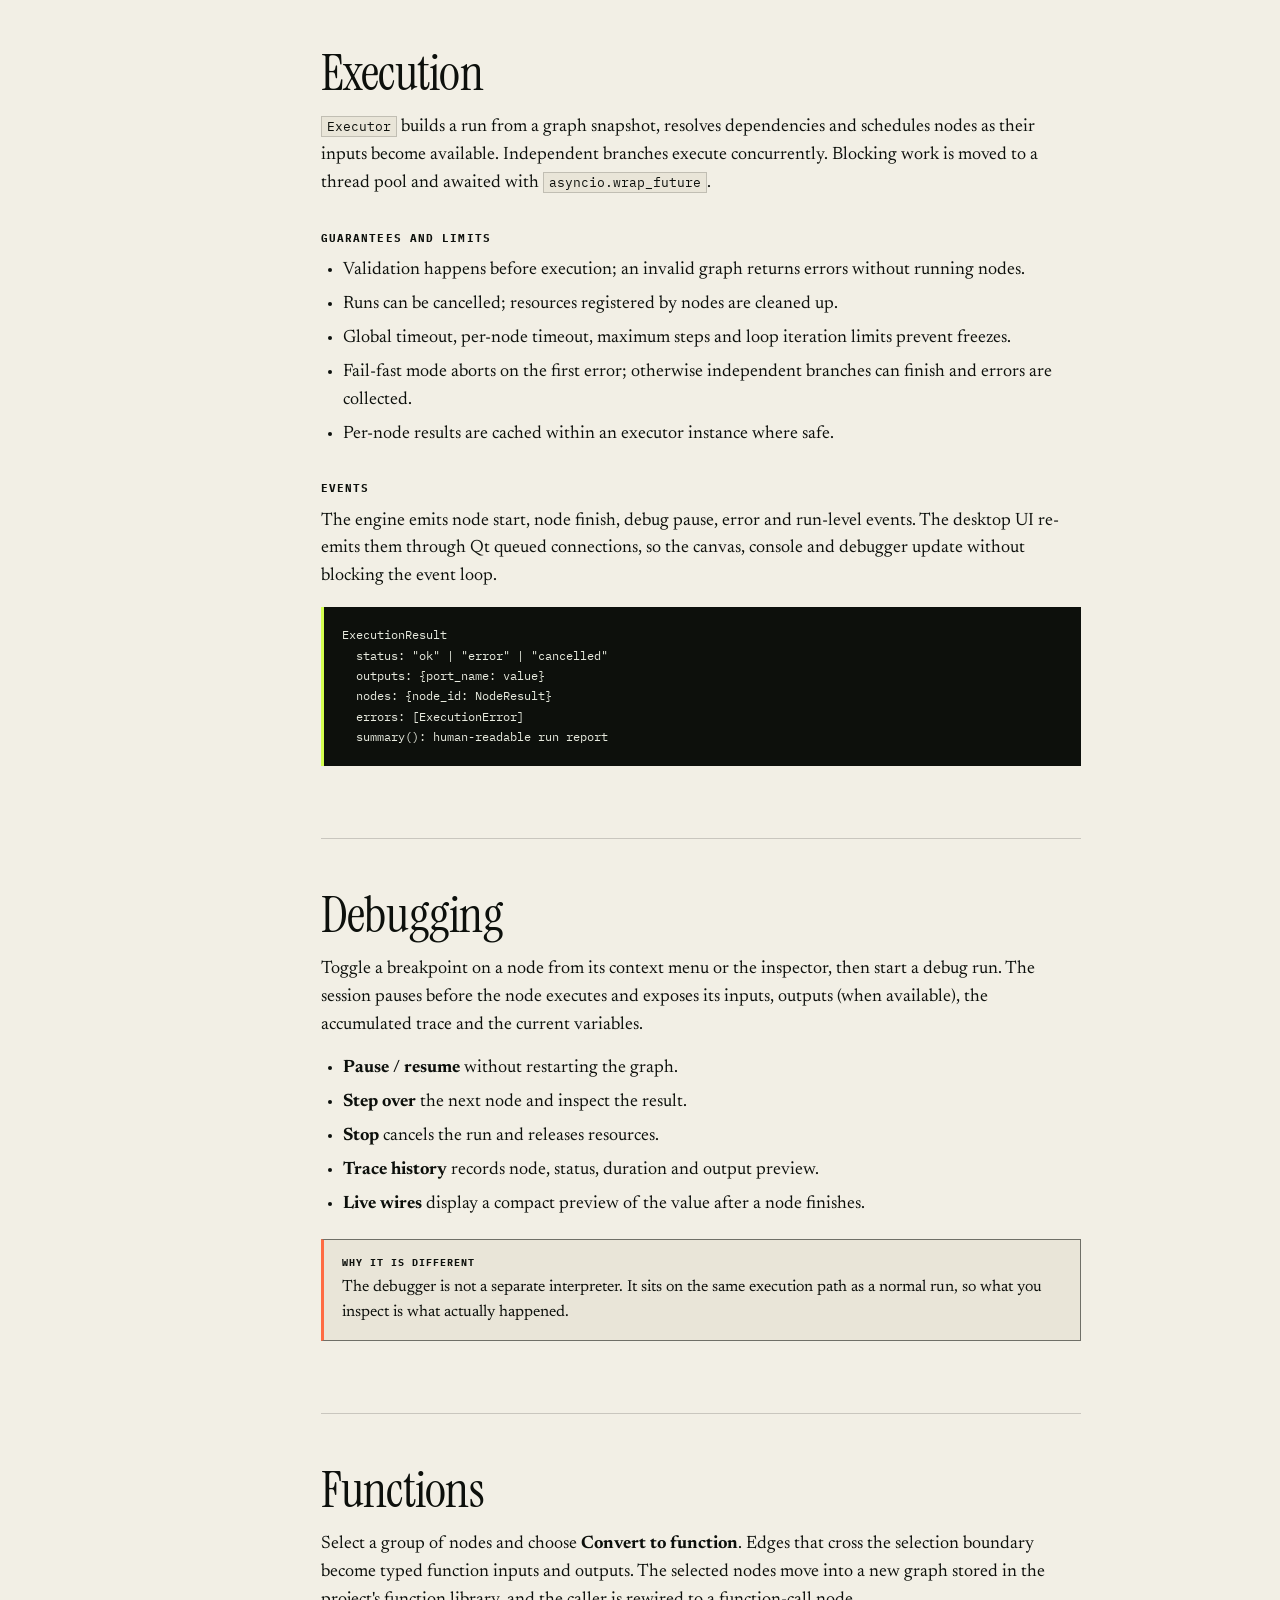
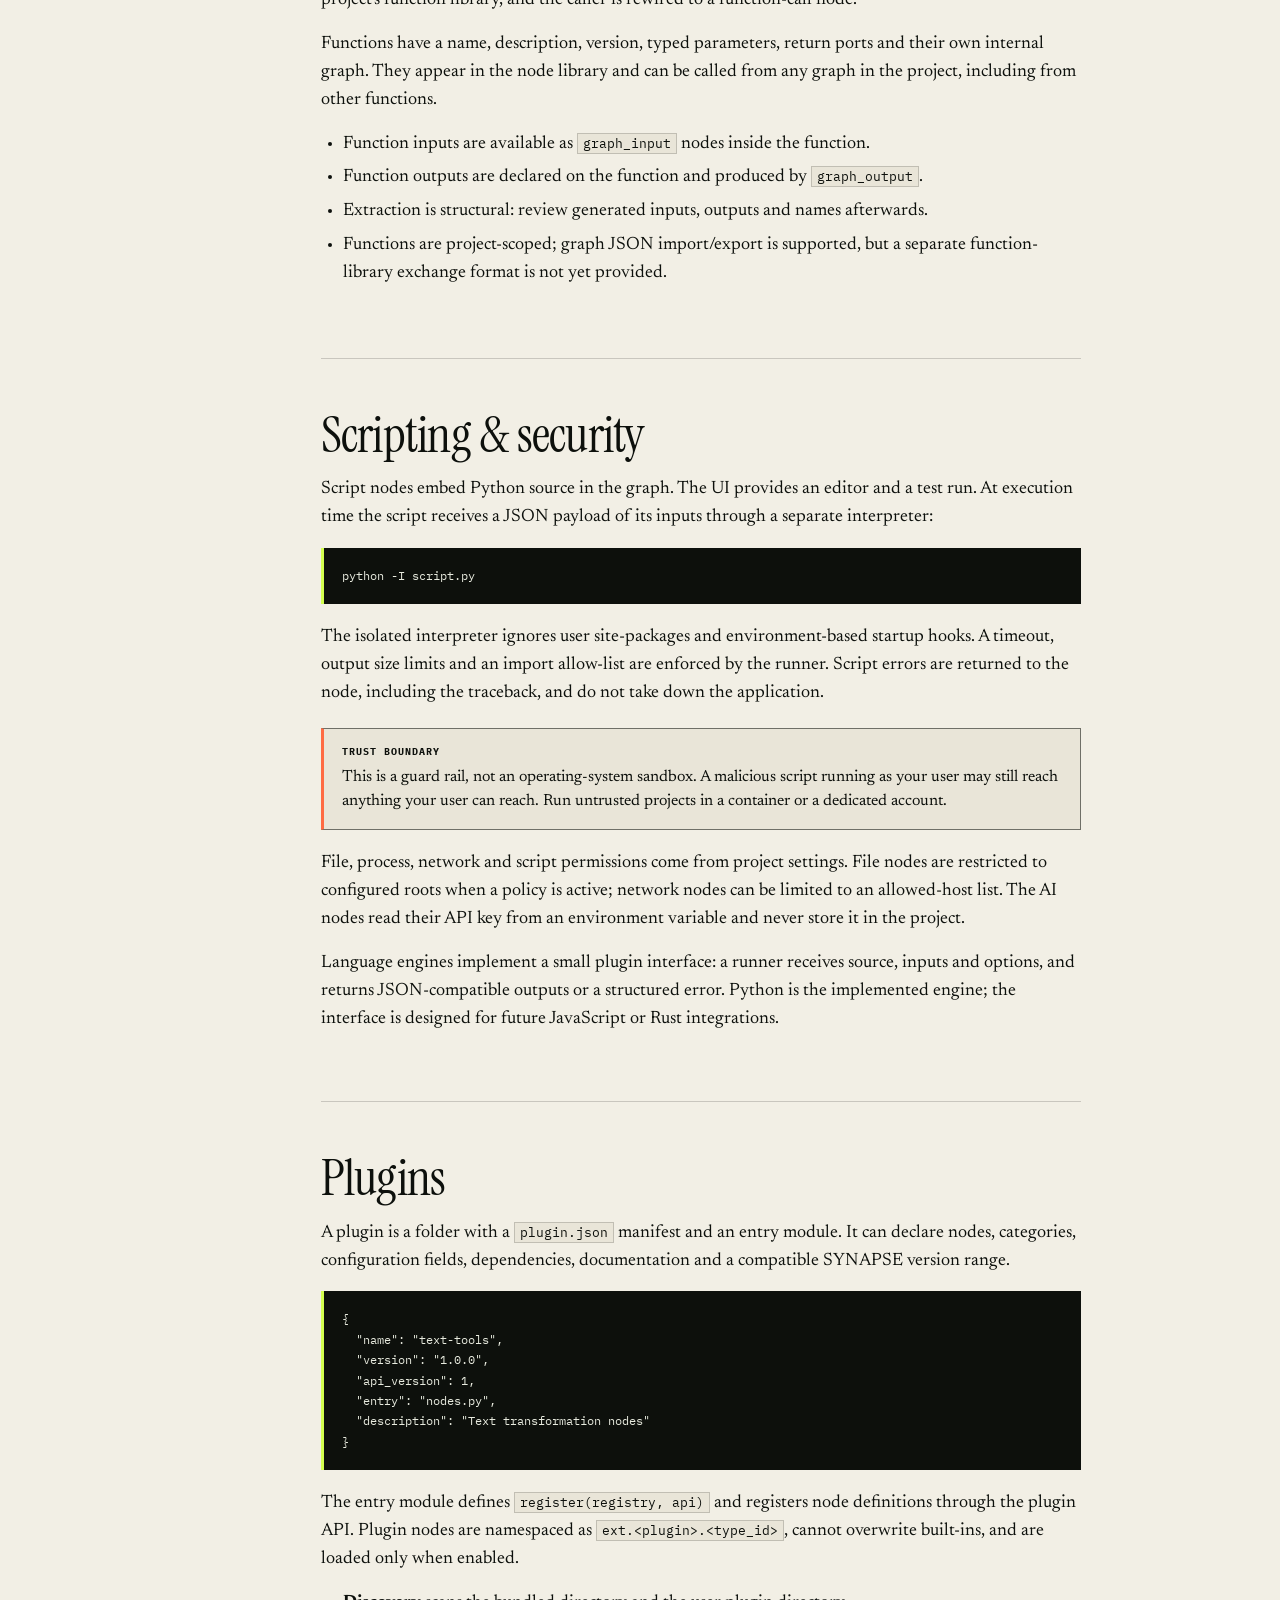
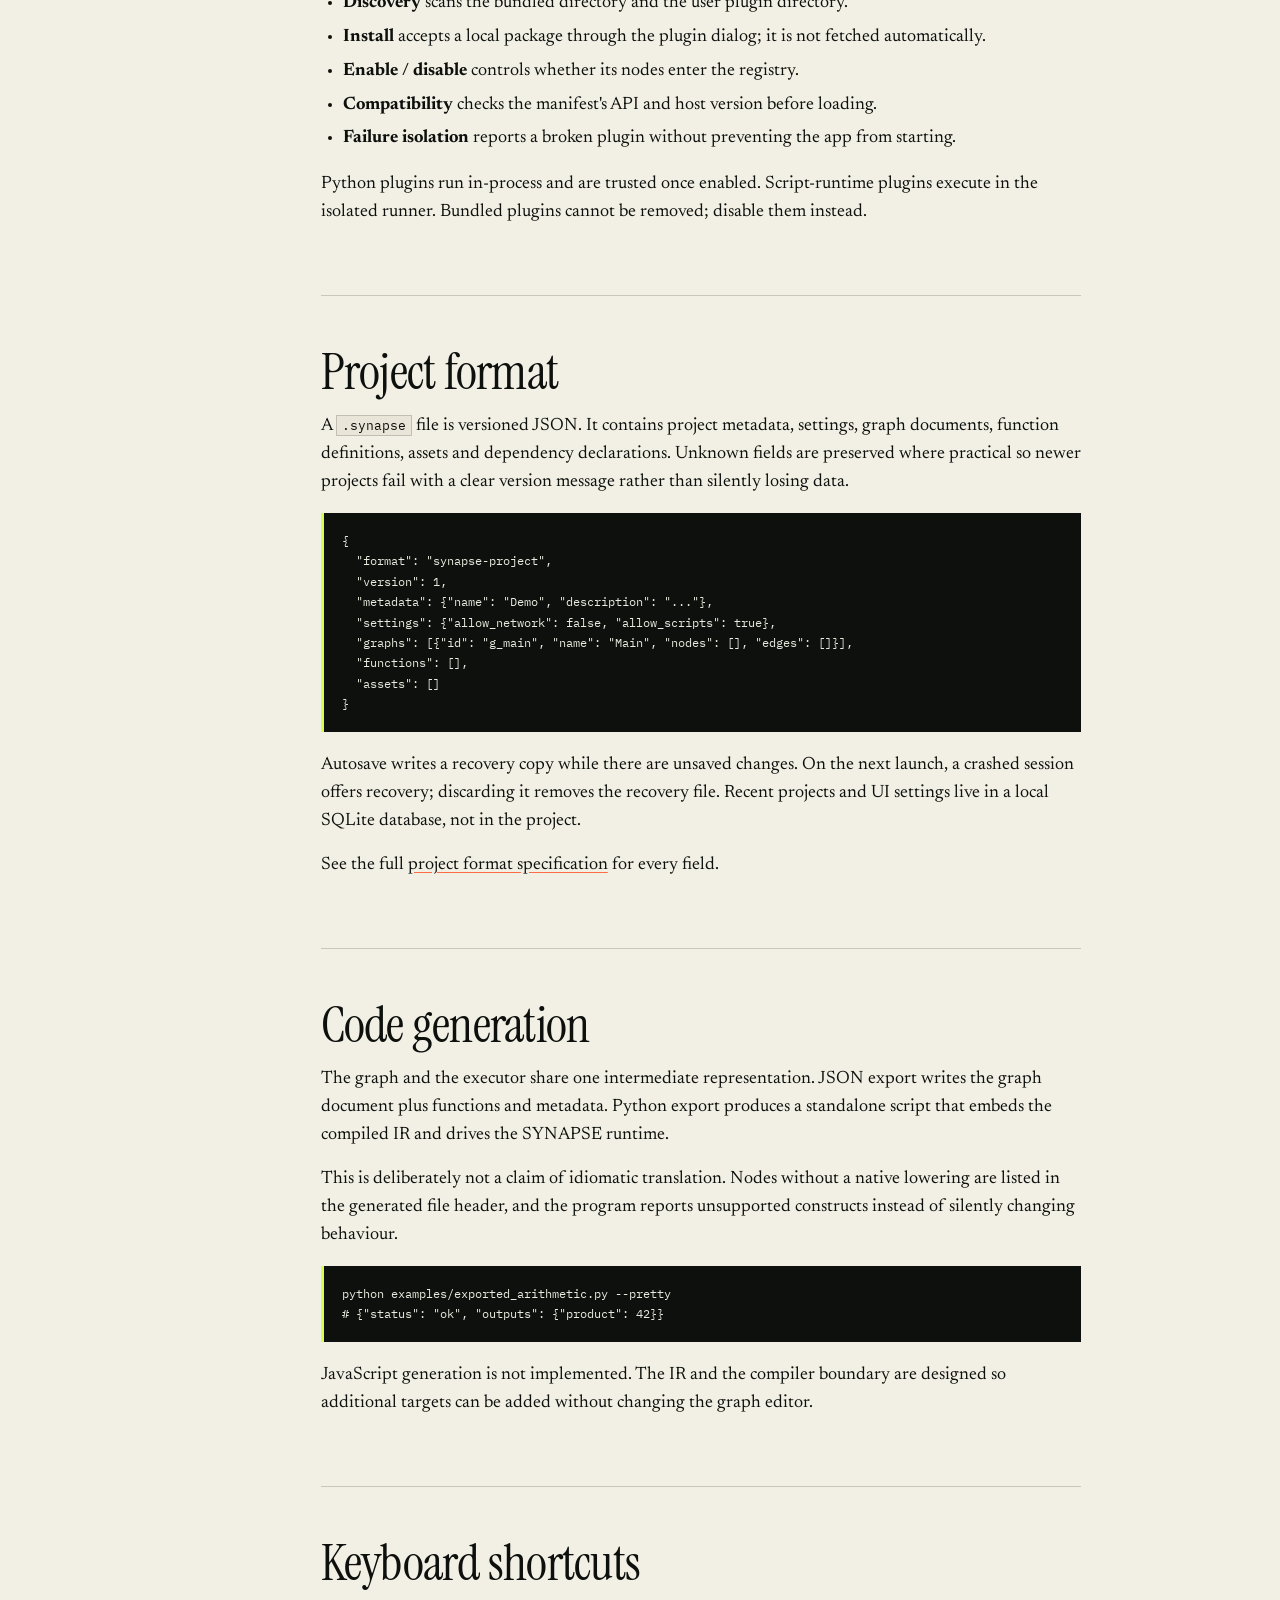
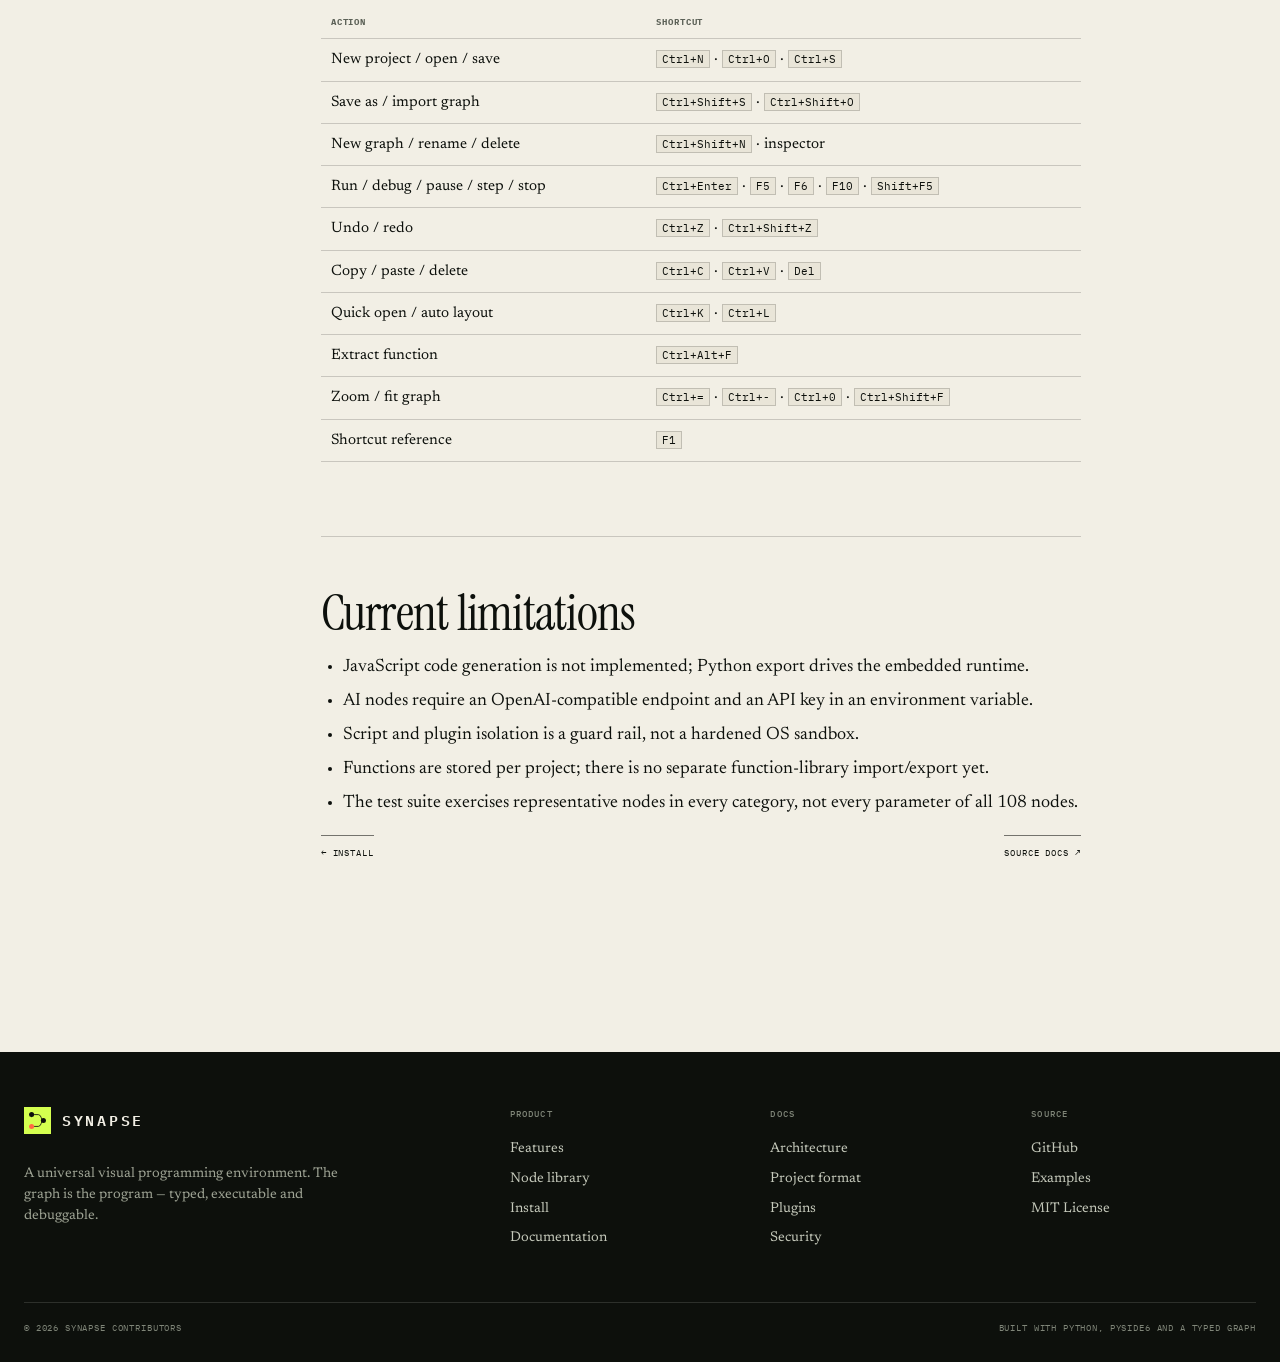
<file: website/docs.html>
<!doctype html>
<html lang="en">
<head>
<meta charset="utf-8">
<meta name="viewport" content="width=device-width, initial-scale=1">
<title>Documentation — SYNAPSE</title>
<meta name="description" content="SYNAPSE documentation: architecture, graph model, type system, execution, debugging, functions, Python scripting, plugins, project format and code generation.">
<meta name="theme-color" content="#f2efe5">
<link rel="preconnect" href="https://fonts.googleapis.com">
<link rel="preconnect" href="https://fonts.gstatic.com" crossorigin>
<link href="https://fonts.googleapis.com/css2?family=IBM+Plex+Mono:wght@400;500;600&family=Instrument+Serif:ital@0;1&family=Newsreader:ital,opsz,wght@0,6..72,400;0,6..72,500;1,6..72,400&display=swap" rel="stylesheet">
<link rel="stylesheet" href="assets/styles.css">
<link rel="icon" href="data:image/svg+xml,%3Csvg xmlns='http://www.w3.org/2000/svg' viewBox='0 0 32 32'%3E%3Crect width='32' height='32' fill='%230d100c'/%3E%3Ccircle cx='9' cy='9' r='3' fill='%23d4ff4f'/%3E%3Ccircle cx='23' cy='16' r='3' fill='%23f2efe5'/%3E%3Ccircle cx='9' cy='23' r='3' fill='%23ff6b43'/%3E%3Cpath d='M12 9h5c4 0 3 7 6 7M12 23h5c4 0 3-7 6-7' stroke='%23d4ff4f' fill='none'/%3E%3C/svg%3E">
</head>
<body>
<a class="skip" href="#main">Skip to content</a>
<header class="site-head">
  <div class="wrap nav">
    <a class="brand" href="index.html" aria-label="SYNAPSE home">
      <svg viewBox="0 0 32 32" aria-hidden="true"><rect width="32" height="32" fill="#0d100c"/><circle cx="9" cy="9" r="3" fill="#d4ff4f"/><circle cx="23" cy="16" r="3" fill="#f2efe5"/><circle cx="9" cy="23" r="3" fill="#ff6b43"/><path d="M12 9h5c4 0 3 7 6 7M12 23h5c4 0 3-7 6-7" stroke="#d4ff4f" fill="none"/></svg>
      SYNAPSE
    </a>
    <span class="nav-version">v1.0</span>
    <button class="menu-button" type="button" aria-expanded="false" aria-controls="nav-links">MENU</button>
    <nav class="nav-links" id="nav-links" aria-label="Main">
      <a href="index.html#architecture">Architecture</a>
      <a href="index.html#features">Features</a>
      <a href="index.html#nodes">Nodes</a>
      <a href="docs.html" aria-current="page">Documentation</a>
      <a class="nav-cta" href="https://github.com/Elk-TheGreat/synapse">GitHub <span aria-hidden="true">↗</span></a>
    </nav>
  </div>
</header>

<main id="main">
  <div class="doc-hero">
    <div class="wrap">
      <div class="mono" style="color:var(--rust)">DOCUMENTATION / V1.0</div>
      <h1>How SYNAPSE works.</h1>
      <p>The graph model, execution semantics, type rules, debugging, scripting, plugins, project format and code generation. Written for people who want to extend the system, not just use it.</p>
    </div>
  </div>

  <div class="wrap doc-layout">
    <nav class="doc-nav" aria-label="Documentation sections">
      <a href="#start">Quick start</a>
      <a href="#concepts">Core concepts</a>
      <a href="#graph">Graph model</a>
      <a href="#types">Type system</a>
      <a href="#execution">Execution</a>
      <a href="#debugging">Debugging</a>
      <a href="#functions">Functions</a>
      <a href="#scripting">Scripting</a>
      <a href="#plugins">Plugins</a>
      <a href="#project">Project format</a>
      <a href="#codegen">Code generation</a>
      <a href="#shortcuts">Shortcuts</a>
      <a href="#limits">Limitations</a>
    </nav>

    <article class="doc-body">
      <section id="start">
        <h2>Quick start</h2>
        <p>SYNAPSE needs Python 3.11+ and a graphical desktop. Install from source in a virtual environment:</p>
<pre><code>git clone https://github.com/Elk-TheGreat/synapse.git
cd synapse
python -m venv .venv
source .venv/bin/activate
pip install -e .
synapse</code></pre>
        <p>Open a project directly with <code>synapse path/to/project.synapse</code>. On a headless machine, run <code>xvfb-run -a synapse</code>.</p>
        <div class="callout"><b>First run</b>Pick the <strong>Arithmetic</strong> template on the welcome screen, press <strong>Ctrl + Enter</strong>, and watch the console and wires. Then open <strong>Loop</strong> to see a reusable function called from a loop body.</div>
        <h3>Run the tests</h3>
<pre><code>pip install -e ".[dev]"
pytest</code></pre>
      </section>

      <section id="concepts">
        <h2>Core concepts</h2>
        <p>A <strong>project</strong> contains one or more graphs, a function library, assets and settings. A <strong>graph</strong> is a set of node instances and directed edges. A <strong>node</strong> is an instance of a registered node type with typed input and output ports and a parameter dictionary.</p>
        <p>An <strong>edge</strong> carries one value from an output port to an input port. Execution is dataflow: a node runs when its required inputs are available. Graph inputs and graph outputs define the program's interface.</p>
        <table>
          <thead><tr><th>Concept</th><th>Stored as</th><th>Notes</th></tr></thead>
          <tbody>
            <tr><td>Node type</td><td>Registry definition</td><td>Built-in or plugin; has ports, parameters and an executor.</td></tr>
            <tr><td>Node instance</td><td><code>id</code>, <code>type</code>, <code>params</code>, position, size, label</td><td>Qt-free; serialises to JSON.</td></tr>
            <tr><td>Edge</td><td>source node/port → target node/port</td><td>Validated against port types before connection.</td></tr>
            <tr><td>Function</td><td>Own graph + typed inputs/outputs</td><td>Called like a node; may call other functions.</td></tr>
            <tr><td>Run</td><td>ExecutionResult</td><td>Outputs, node results, timings, errors and status.</td></tr>
          </tbody>
        </table>
      </section>

      <section id="graph">
        <h2>Graph model</h2>
        <p>The graph package is independent of Qt and of node implementations. A registry is supplied when validating connections or instantiating behaviour, so graphs can be parsed, inspected and tested without starting the UI.</p>
        <p>Connections are checked when they are made: the target port must exist, the source type must be compatible with the target type, duplicated inputs are rejected, and cycles are refused. A graph can still be serialised with a missing node type, which lets the UI report a missing plugin instead of losing the project.</p>
        <h3>Node definition fields</h3>
        <ul>
          <li>Unique type id, display name, description, category and version</li>
          <li>Input and output port specs, including optional and variadic ports</li>
          <li>Parameter specs with type, default, choices and validation</li>
          <li>An async execution function receiving a node context and inputs</li>
          <li>Optional keywords for library search and a documentation string</li>
        </ul>
        <h3>Frames and annotations</h3>
        <p>Frames group nodes visually and move with their contents. They are part of the graph document, not executable. The minimap paints graph bounds and the current viewport; clicking or dragging recentres the view.</p>
      </section>

      <section id="types">
        <h2>Type system</h2>
        <p>Values are native Python objects. Media values are wrapped in small dataclasses so their type and metadata survive serialisation and wire previews.</p>
        <table>
          <thead><tr><th>Type</th><th>Python value</th><th>Compatibility</th></tr></thead>
          <tbody>
            <tr><td><code>boolean</code></td><td><code>bool</code></td><td>Only boolean unless explicitly converted.</td></tr>
            <tr><td><code>integer</code> / <code>float</code></td><td><code>int</code> / <code>float</code></td><td>Numeric ports accept both; safe conversion is explicit.</td></tr>
            <tr><td><code>string</code> / <code>bytes</code></td><td><code>str</code> / <code>bytes</code></td><td>Distinct; conversion nodes make intent clear.</td></tr>
            <tr><td><code>array</code> / <code>dictionary</code></td><td><code>list</code> / <code>dict</code></td><td>Optional element type on array specs.</td></tr>
            <tr><td><code>image</code>, <code>audio</code>, <code>video</code>, <code>file</code></td><td>Wrapped dataclasses</td><td>Carry bytes, paths and metadata.</td></tr>
            <tr><td><code>object</code> / <code>any</code></td><td>Any / anything</td><td><code>any</code> is a deliberate escape hatch.</td></tr>
          </tbody>
        </table>
        <p>Ports can be optional, with defaults applied when no edge is connected. Custom types can be registered by plugins. Invalid values raise a <code>ConversionError</code> with the expected and actual type; the executor reports the node and port instead of a generic failure.</p>
      </section>

      <section id="execution">
        <h2>Execution</h2>
        <p><code>Executor</code> builds a run from a graph snapshot, resolves dependencies and schedules nodes as their inputs become available. Independent branches execute concurrently. Blocking work is moved to a thread pool and awaited with <code>asyncio.wrap_future</code>.</p>
        <h3>Guarantees and limits</h3>
        <ul>
          <li>Validation happens before execution; an invalid graph returns errors without running nodes.</li>
          <li>Runs can be cancelled; resources registered by nodes are cleaned up.</li>
          <li>Global timeout, per-node timeout, maximum steps and loop iteration limits prevent freezes.</li>
          <li>Fail-fast mode aborts on the first error; otherwise independent branches can finish and errors are collected.</li>
          <li>Per-node results are cached within an executor instance where safe.</li>
        </ul>
        <h3>Events</h3>
        <p>The engine emits node start, node finish, debug pause, error and run-level events. The desktop UI re-emits them through Qt queued connections, so the canvas, console and debugger update without blocking the event loop.</p>
<pre><code>ExecutionResult
  status: "ok" | "error" | "cancelled"
  outputs: {port_name: value}
  nodes: {node_id: NodeResult}
  errors: [ExecutionError]
  summary(): human-readable run report</code></pre>
      </section>

      <section id="debugging">
        <h2>Debugging</h2>
        <p>Toggle a breakpoint on a node from its context menu or the inspector, then start a debug run. The session pauses before the node executes and exposes its inputs, outputs (when available), the accumulated trace and the current variables.</p>
        <ul>
          <li><strong>Pause / resume</strong> without restarting the graph.</li>
          <li><strong>Step over</strong> the next node and inspect the result.</li>
          <li><strong>Stop</strong> cancels the run and releases resources.</li>
          <li><strong>Trace history</strong> records node, status, duration and output preview.</li>
          <li><strong>Live wires</strong> display a compact preview of the value after a node finishes.</li>
        </ul>
        <div class="callout"><b>Why it is different</b>The debugger is not a separate interpreter. It sits on the same execution path as a normal run, so what you inspect is what actually happened.</div>
      </section>

      <section id="functions">
        <h2>Functions</h2>
        <p>Select a group of nodes and choose <strong>Convert to function</strong>. Edges that cross the selection boundary become typed function inputs and outputs. The selected nodes move into a new graph stored in the project's function library, and the caller is rewired to a function-call node.</p>
        <p>Functions have a name, description, version, typed parameters, return ports and their own internal graph. They appear in the node library and can be called from any graph in the project, including from other functions.</p>
        <ul>
          <li>Function inputs are available as <code>graph_input</code> nodes inside the function.</li>
          <li>Function outputs are declared on the function and produced by <code>graph_output</code>.</li>
          <li>Extraction is structural: review generated inputs, outputs and names afterwards.</li>
          <li>Functions are project-scoped; graph JSON import/export is supported, but a separate function-library exchange format is not yet provided.</li>
        </ul>
      </section>

      <section id="scripting">
        <h2>Scripting &amp; security</h2>
        <p>Script nodes embed Python source in the graph. The UI provides an editor and a test run. At execution time the script receives a JSON payload of its inputs through a separate interpreter:</p>
<pre><code>python -I script.py</code></pre>
        <p>The isolated interpreter ignores user site-packages and environment-based startup hooks. A timeout, output size limits and an import allow-list are enforced by the runner. Script errors are returned to the node, including the traceback, and do not take down the application.</p>
        <div class="callout"><b>Trust boundary</b>This is a guard rail, not an operating-system sandbox. A malicious script running as your user may still reach anything your user can reach. Run untrusted projects in a container or a dedicated account.</div>
        <p>File, process, network and script permissions come from project settings. File nodes are restricted to configured roots when a policy is active; network nodes can be limited to an allowed-host list. The AI nodes read their API key from an environment variable and never store it in the project.</p>
        <p>Language engines implement a small plugin interface: a runner receives source, inputs and options, and returns JSON-compatible outputs or a structured error. Python is the implemented engine; the interface is designed for future JavaScript or Rust integrations.</p>
      </section>

      <section id="plugins">
        <h2>Plugins</h2>
        <p>A plugin is a folder with a <code>plugin.json</code> manifest and an entry module. It can declare nodes, categories, configuration fields, dependencies, documentation and a compatible SYNAPSE version range.</p>
<pre><code>{
  "name": "text-tools",
  "version": "1.0.0",
  "api_version": 1,
  "entry": "nodes.py",
  "description": "Text transformation nodes"
}</code></pre>
        <p>The entry module defines <code>register(registry, api)</code> and registers node definitions through the plugin API. Plugin nodes are namespaced as <code>ext.&lt;plugin&gt;.&lt;type_id&gt;</code>, cannot overwrite built-ins, and are loaded only when enabled.</p>
        <ul>
          <li><strong>Discovery</strong> scans the bundled directory and the user plugin directory.</li>
          <li><strong>Install</strong> accepts a local package through the plugin dialog; it is not fetched automatically.</li>
          <li><strong>Enable / disable</strong> controls whether its nodes enter the registry.</li>
          <li><strong>Compatibility</strong> checks the manifest's API and host version before loading.</li>
          <li><strong>Failure isolation</strong> reports a broken plugin without preventing the app from starting.</li>
        </ul>
        <p>Python plugins run in-process and are trusted once enabled. Script-runtime plugins execute in the isolated runner. Bundled plugins cannot be removed; disable them instead.</p>
      </section>

      <section id="project">
        <h2>Project format</h2>
        <p>A <code>.synapse</code> file is versioned JSON. It contains project metadata, settings, graph documents, function definitions, assets and dependency declarations. Unknown fields are preserved where practical so newer projects fail with a clear version message rather than silently losing data.</p>
<pre><code>{
  "format": "synapse-project",
  "version": 1,
  "metadata": {"name": "Demo", "description": "..."},
  "settings": {"allow_network": false, "allow_scripts": true},
  "graphs": [{"id": "g_main", "name": "Main", "nodes": [], "edges": []}],
  "functions": [],
  "assets": []
}</code></pre>
        <p>Autosave writes a recovery copy while there are unsaved changes. On the next launch, a crashed session offers recovery; discarding it removes the recovery file. Recent projects and UI settings live in a local SQLite database, not in the project.</p>
        <p>See the full <a href="https://github.com/Elk-TheGreat/synapse/blob/main/documentation/PROJECT_FORMAT.md">project format specification</a> for every field.</p>
      </section>

      <section id="codegen">
        <h2>Code generation</h2>
        <p>The graph and the executor share one intermediate representation. JSON export writes the graph document plus functions and metadata. Python export produces a standalone script that embeds the compiled IR and drives the SYNAPSE runtime.</p>
        <p>This is deliberately not a claim of idiomatic translation. Nodes without a native lowering are listed in the generated file header, and the program reports unsupported constructs instead of silently changing behaviour.</p>
<pre><code>python examples/exported_arithmetic.py --pretty
# {"status": "ok", "outputs": {"product": 42}}</code></pre>
        <p>JavaScript generation is not implemented. The IR and the compiler boundary are designed so additional targets can be added without changing the graph editor.</p>
      </section>

      <section id="shortcuts">
        <h2>Keyboard shortcuts</h2>
        <table>
          <thead><tr><th>Action</th><th>Shortcut</th></tr></thead>
          <tbody>
            <tr><td>New project / open / save</td><td><code>Ctrl+N</code> · <code>Ctrl+O</code> · <code>Ctrl+S</code></td></tr>
            <tr><td>Save as / import graph</td><td><code>Ctrl+Shift+S</code> · <code>Ctrl+Shift+O</code></td></tr>
            <tr><td>New graph / rename / delete</td><td><code>Ctrl+Shift+N</code> · inspector</td></tr>
            <tr><td>Run / debug / pause / step / stop</td><td><code>Ctrl+Enter</code> · <code>F5</code> · <code>F6</code> · <code>F10</code> · <code>Shift+F5</code></td></tr>
            <tr><td>Undo / redo</td><td><code>Ctrl+Z</code> · <code>Ctrl+Shift+Z</code></td></tr>
            <tr><td>Copy / paste / delete</td><td><code>Ctrl+C</code> · <code>Ctrl+V</code> · <code>Del</code></td></tr>
            <tr><td>Quick open / auto layout</td><td><code>Ctrl+K</code> · <code>Ctrl+L</code></td></tr>
            <tr><td>Extract function</td><td><code>Ctrl+Alt+F</code></td></tr>
            <tr><td>Zoom / fit graph</td><td><code>Ctrl+=</code> · <code>Ctrl+-</code> · <code>Ctrl+0</code> · <code>Ctrl+Shift+F</code></td></tr>
            <tr><td>Shortcut reference</td><td><code>F1</code></td></tr>
          </tbody>
        </table>
      </section>

      <section id="limits">
        <h2>Current limitations</h2>
        <ul>
          <li>JavaScript code generation is not implemented; Python export drives the embedded runtime.</li>
          <li>AI nodes require an OpenAI-compatible endpoint and an API key in an environment variable.</li>
          <li>Script and plugin isolation is a guard rail, not a hardened OS sandbox.</li>
          <li>Functions are stored per project; there is no separate function-library import/export yet.</li>
          <li>The test suite exercises representative nodes in every category, not every parameter of all 108 nodes.</li>
        </ul>
        <div class="pager"><a href="index.html#quickstart">← Install</a><a href="https://github.com/Elk-TheGreat/synapse/tree/main/documentation">Source docs ↗</a></div>
      </section>
    </article>
  </div>
</main>

<footer class="site-foot">
  <div class="wrap">
    <div class="foot-grid">
      <div class="foot-brand">
        <a class="brand" href="index.html"><svg viewBox="0 0 32 32" aria-hidden="true"><rect width="32" height="32" fill="#d4ff4f"/><circle cx="9" cy="9" r="3" fill="#0d100c"/><circle cx="23" cy="16" r="3" fill="#0d100c"/><circle cx="9" cy="23" r="3" fill="#ff6b43"/><path d="M12 9h5c4 0 3 7 6 7M12 23h5c4 0 3-7 6-7" stroke="#0d100c" fill="none"/></svg>SYNAPSE</a>
        <p>A universal visual programming environment. The graph is the program — typed, executable and debuggable.</p>
      </div>
      <div class="foot-col"><h3>PRODUCT</h3><a href="index.html#features">Features</a><a href="index.html#nodes">Node library</a><a href="index.html#quickstart">Install</a><a href="docs.html">Documentation</a></div>
      <div class="foot-col"><h3>DOCS</h3><a href="#graph">Architecture</a><a href="#project">Project format</a><a href="#plugins">Plugins</a><a href="#scripting">Security</a></div>
      <div class="foot-col"><h3>SOURCE</h3><a href="https://github.com/Elk-TheGreat/synapse">GitHub</a><a href="https://github.com/Elk-TheGreat/synapse/tree/main/examples">Examples</a><a href="https://github.com/Elk-TheGreat/synapse/blob/main/LICENSE">MIT License</a></div>
    </div>
    <div class="foot-bottom"><span>© 2026 SYNAPSE contributors</span><span>Built with Python, PySide6 and a typed graph</span></div>
  </div>
</footer>
<script src="assets/site.js"></script>
</body>
</html>
</file>
<file: website/assets/styles.css>
/* SYNAPSE — editorial technical site
   Palette: bone paper, near-black ink, signal lime, rust. */

:root {
  --paper: #f2efe5;
  --paper-2: #e9e5d8;
  --ink: #0d100c;
  --ink-2: #171b16;
  --muted: #5c6157;
  --line: rgba(13, 16, 12, 0.18);
  --line-strong: rgba(13, 16, 12, 0.55);
  --lime: #d4ff4f;
  --lime-deep: #9fcc1e;
  --rust: #ff6b43;
  --white: #fbfaf5;
  --mono: "IBM Plex Mono", "SFMono-Regular", Consolas, monospace;
  --serif: "Instrument Serif", "Iowan Old Style", "Palatino Linotype", Palatino, Georgia, serif;
  --body: "Newsreader", "Iowan Old Style", Georgia, serif;
  --shadow: 0 30px 80px rgba(13, 16, 12, 0.18);
  --max: 1280px;
}

* { box-sizing: border-box; }
html { scroll-behavior: smooth; }
body {
  margin: 0;
  background: var(--paper);
  color: var(--ink);
  font-family: var(--body);
  font-size: 18px;
  line-height: 1.55;
  -webkit-font-smoothing: antialiased;
  overflow-x: hidden;
}
body::before {
  content: "";
  position: fixed;
  inset: 0;
  z-index: 999;
  pointer-events: none;
  opacity: 0.045;
  background-image: url("data:image/svg+xml,%3Csvg xmlns='http://www.w3.org/2000/svg' width='160' height='160'%3E%3Cfilter id='n'%3E%3CfeTurbulence type='fractalNoise' baseFrequency='.85' numOctaves='3' stitchTiles='stitch'/%3E%3C/filter%3E%3Crect width='100%25' height='100%25' filter='url(%23n)'/%3E%3C/svg%3E");
  mix-blend-mode: multiply;
}
::selection { background: var(--lime); color: var(--ink); }
a { color: inherit; }
img { max-width: 100%; display: block; }
button { font: inherit; color: inherit; }
:focus-visible { outline: 2px solid var(--rust); outline-offset: 3px; }
.mono {
  font-family: var(--mono);
  font-size: 11px;
  letter-spacing: 0.13em;
  text-transform: uppercase;
  font-weight: 500;
}
.wrap { width: min(calc(100% - 48px), var(--max)); margin-inline: auto; }
.skip {
  position: absolute; left: 12px; top: -70px; z-index: 1000;
  background: var(--ink); color: var(--paper); padding: 10px 16px;
}
.skip:focus { top: 12px; }

/* ---------------------------------------------------------------- nav */
.site-head {
  position: sticky;
  top: 0;
  z-index: 100;
  background: color-mix(in srgb, var(--paper) 88%, transparent);
  backdrop-filter: blur(14px);
  border-bottom: 1px solid var(--line);
}
.nav {
  display: flex;
  align-items: center;
  gap: 28px;
  min-height: 72px;
}
.brand {
  display: inline-flex;
  align-items: center;
  gap: 11px;
  text-decoration: none;
  font-family: var(--mono);
  font-size: 15px;
  font-weight: 600;
  letter-spacing: 0.18em;
}
.brand svg { width: 27px; height: 27px; }
.nav-links {
  display: flex;
  gap: 24px;
  margin-left: auto;
  align-items: center;
}
.nav-links a {
  text-decoration: none;
  font-family: var(--mono);
  font-size: 10.5px;
  letter-spacing: 0.12em;
  text-transform: uppercase;
  color: var(--muted);
  padding: 6px 0;
  border-bottom: 1px solid transparent;
}
.nav-links a:hover { color: var(--ink); border-color: var(--ink); }
.nav-cta {
  display: inline-flex;
  align-items: center;
  gap: 9px;
  background: var(--ink);
  color: var(--paper) !important;
  padding: 10px 15px !important;
  border: 1px solid var(--ink) !important;
  transition: background 160ms ease, color 160ms ease;
}
.nav-cta:hover { background: var(--lime) !important; color: var(--ink) !important; }
.nav-version {
  font-family: var(--mono);
  font-size: 9px;
  letter-spacing: 0.1em;
  border: 1px solid var(--line-strong);
  padding: 3px 6px;
  margin-left: 2px;
}
.menu-button {
  display: none;
  margin-left: auto;
  background: none;
  border: 1px solid var(--line-strong);
  padding: 9px 12px;
  font-family: var(--mono);
  font-size: 10px;
  letter-spacing: 0.12em;
  cursor: pointer;
}

/* --------------------------------------------------------------- hero */
.hero { padding: clamp(38px, 6vw, 78px) 0 64px; position: relative; }
.hero-grid {
  display: grid;
  grid-template-columns: minmax(0, 1.05fr) minmax(430px, 0.95fr);
  gap: clamp(32px, 5vw, 74px);
  align-items: center;
}
.kicker-row {
  display: flex;
  align-items: center;
  gap: 12px;
  color: var(--muted);
  margin-bottom: 30px;
}
.kicker-row::before {
  content: "";
  width: 42px; height: 1px; background: var(--line-strong);
}
.hero h1 {
  font-family: var(--serif);
  font-weight: 400;
  font-size: clamp(66px, 9.2vw, 136px);
  line-height: 0.82;
  letter-spacing: -0.035em;
  margin: 0 0 32px;
}
.hero h1 em {
  font-style: italic;
  color: transparent;
  -webkit-text-stroke: 1.2px var(--ink);
}
.hero h1 .lime-word {
  position: relative;
  display: inline-block;
  padding-right: 0.1em;
}
.hero h1 .lime-word::after {
  content: "";
  position: absolute;
  left: -0.04em; right: 0.02em; bottom: 0.04em;
  height: 0.15em;
  background: var(--lime);
  z-index: -1;
  transform: rotate(-1deg);
}
.lede {
  font-size: clamp(19px, 2vw, 24px);
  line-height: 1.42;
  max-width: 580px;
  margin: 0 0 32px;
  color: #2c312a;
}
.hero-actions { display: flex; flex-wrap: wrap; gap: 12px; align-items: center; }
.button {
  display: inline-flex;
  align-items: center;
  justify-content: center;
  gap: 10px;
  min-height: 48px;
  padding: 0 20px;
  text-decoration: none;
  border: 1px solid var(--ink);
  font-family: var(--mono);
  font-size: 11px;
  letter-spacing: 0.1em;
  text-transform: uppercase;
  transition: transform 160ms ease, background 160ms ease, color 160ms ease;
}
.button:hover { transform: translateY(-2px); }
.button-primary { background: var(--ink); color: var(--paper); }
.button-primary:hover { background: var(--lime); color: var(--ink); }
.button-ghost { background: transparent; }
.button-ghost:hover { background: var(--ink); color: var(--paper); }
.hero-meta {
  display: flex;
  gap: 18px;
  flex-wrap: wrap;
  margin-top: 30px;
  color: var(--muted);
  font-family: var(--mono);
  font-size: 9.5px;
  letter-spacing: 0.1em;
  text-transform: uppercase;
}
.hero-meta span { display: inline-flex; align-items: center; gap: 7px; }
.dot { width: 6px; height: 6px; border-radius: 50%; background: var(--lime-deep); box-shadow: 0 0 0 3px rgba(159, 204, 30, 0.18); }
.hero-graph {
  border: 1px solid var(--ink);
  background: var(--ink);
  box-shadow: var(--shadow);
  position: relative;
  transform: rotate(0.6deg);
}
.hero-graph::after {
  content: "";
  position: absolute;
  inset: 9px -9px -9px 9px;
  border: 1px solid var(--line-strong);
  z-index: -1;
}
.graph-titlebar {
  display: flex;
  align-items: center;
  justify-content: space-between;
  padding: 11px 14px;
  border-bottom: 1px solid rgba(242, 239, 229, 0.14);
  color: #a8ad9f;
  font-family: var(--mono);
  font-size: 9px;
  letter-spacing: 0.12em;
  text-transform: uppercase;
}
.graph-titlebar span:last-child { color: var(--lime); }
.hero-graph svg { display: block; width: 100%; height: auto; }
.graph-caption {
  border-top: 1px solid rgba(242, 239, 229, 0.14);
  padding: 10px 14px;
  display: flex;
  justify-content: space-between;
  color: #8e9487;
  font-family: var(--mono);
  font-size: 8.5px;
  letter-spacing: 0.1em;
  text-transform: uppercase;
}
.graph-caption strong { color: var(--lime); font-weight: 500; }

/* ------------------------------------------------------------- ticker */
.ticker {
  border-block: 1px solid var(--line);
  overflow: hidden;
  padding: 12px 0;
  background: var(--paper-2);
}
.ticker-track {
  display: flex;
  width: max-content;
  gap: 42px;
  animation: ticker 28s linear infinite;
}
.ticker-track span {
  font-family: var(--mono);
  font-size: 10px;
  letter-spacing: 0.16em;
  text-transform: uppercase;
  white-space: nowrap;
  color: var(--muted);
}
.ticker-track b { color: var(--ink); font-weight: 500; }
.ticker-track i { color: var(--rust); font-style: normal; }
@keyframes ticker { to { transform: translateX(-50%); } }

/* ------------------------------------------------------------ sections */
.section { padding: clamp(64px, 9vw, 120px) 0; border-bottom: 1px solid var(--line); }
.section-dark { background: var(--ink); color: var(--paper); }
.section-dark .muted, .section-dark p { color: #b9bdae; }
.section-head {
  display: grid;
  grid-template-columns: 160px minmax(0, 1fr);
  gap: 32px;
  margin-bottom: 54px;
}
.section-index { color: var(--rust); padding-top: 8px; }
.section-head h2 {
  font-family: var(--serif);
  font-weight: 400;
  font-size: clamp(42px, 5.6vw, 76px);
  line-height: 0.98;
  letter-spacing: -0.02em;
  margin: 0;
  max-width: 900px;
}
.section-head h2 em { color: var(--rust); }
.section-dark .section-head h2 em { color: var(--lime); }
.section-intro {
  max-width: 680px;
  margin: 18px 0 0;
  color: var(--muted);
  font-size: 20px;
  line-height: 1.45;
}
.thesis-grid {
  display: grid;
  grid-template-columns: 1.25fr 0.75fr;
  gap: clamp(30px, 7vw, 100px);
}
.thesis-big {
  font-family: var(--serif);
  font-size: clamp(38px, 5vw, 68px);
  line-height: 1.02;
  margin: 0;
  letter-spacing: -0.02em;
}
.thesis-big mark { background: var(--lime); color: inherit; padding: 0 0.08em; }
.thesis-copy p { margin: 0 0 20px; }
.thesis-copy p:first-child { font-size: 21px; color: var(--ink); }
.section-dark .thesis-copy p:first-child { color: var(--paper); }
.fact-list { list-style: none; padding: 0; margin: 30px 0 0; border-top: 1px solid var(--line); }
.fact-list li {
  display: grid;
  grid-template-columns: 34px 1fr;
  gap: 12px;
  padding: 13px 0;
  border-bottom: 1px solid var(--line);
  font-size: 16px;
}
.fact-list span { font-family: var(--mono); font-size: 9px; letter-spacing: 0.08em; color: var(--rust); padding-top: 5px; }

/* ------------------------------------------------------------ pipeline */
.pipeline {
  display: grid;
  grid-template-columns: repeat(4, 1fr);
  border: 1px solid var(--line-strong);
  margin-top: 58px;
  background: var(--paper);
}
.pipe-step {
  padding: 24px 22px 28px;
  border-right: 1px solid var(--line);
  position: relative;
  min-height: 190px;
}
.pipe-step:last-child { border-right: 0; }
.pipe-step .no { font-family: var(--mono); font-size: 9px; color: var(--rust); letter-spacing: 0.13em; }
.pipe-step h3 { font-family: var(--serif); font-size: 29px; font-weight: 400; margin: 24px 0 7px; }
.pipe-step p { margin: 0; font-size: 15px; color: var(--muted); line-height: 1.4; }
.pipe-step::after {
  content: "→";
  position: absolute; right: -9px; top: 24px;
  background: var(--paper); padding: 1px;
  font-family: var(--mono); color: var(--muted); z-index: 2;
}
.pipe-step:last-child::after { content: "✓"; color: var(--lime-deep); }

/* ------------------------------------------------------------ features */
.feature-grid {
  display: grid;
  grid-template-columns: repeat(2, minmax(0, 1fr));
  border-top: 1px solid var(--line-strong);
  border-left: 1px solid var(--line-strong);
}
.feature {
  padding: clamp(24px, 3.2vw, 40px);
  border-right: 1px solid var(--line-strong);
  border-bottom: 1px solid var(--line-strong);
  min-height: 250px;
  position: relative;
  transition: background 200ms ease;
}
.feature:hover { background: var(--paper-2); }
.feature-top { display: flex; justify-content: space-between; align-items: center; }
.feature-no { font-family: var(--mono); font-size: 9px; letter-spacing: 0.12em; color: var(--muted); }
.feature-icon { width: 34px; height: 34px; color: var(--rust); }
.feature h3 {
  font-family: var(--serif);
  font-weight: 400;
  font-size: 34px;
  margin: 34px 0 10px;
  letter-spacing: -0.01em;
}
.feature p { margin: 0; color: var(--muted); font-size: 16px; line-height: 1.45; max-width: 430px; }
.feature code {
  display: inline-block;
  margin-top: 18px;
  font-family: var(--mono);
  font-size: 9px;
  letter-spacing: 0.05em;
  color: var(--ink);
  border: 1px solid var(--line);
  padding: 3px 7px;
}

/* ---------------------------------------------------------- screenshot */
.shot-shell {
  border: 1px solid var(--line-strong);
  background: var(--ink-2);
  padding: 8px;
  box-shadow: var(--shadow);
}
.shot-bar {
  display: flex;
  align-items: center;
  gap: 8px;
  padding: 6px 8px 12px;
  color: #9ca194;
  font-family: var(--mono);
  font-size: 8.5px;
  letter-spacing: 0.1em;
  text-transform: uppercase;
}
.shot-bar .traffic { display: flex; gap: 5px; margin-right: 8px; }
.shot-bar .traffic i { width: 8px; height: 8px; border-radius: 50%; background: #444a3f; }
.shot-bar .traffic i:first-child { background: var(--rust); }
.shot-bar .traffic i:nth-child(2) { background: #d9b64a; }
.shot-bar .traffic i:nth-child(3) { background: var(--lime-deep); }
.shot-tabs { margin-left: auto; display: flex; gap: 4px; }
.shot-tabs button {
  background: transparent;
  border: 1px solid #3b4137;
  padding: 4px 8px;
  color: #9ca194;
  font-family: var(--mono);
  font-size: 8px;
  letter-spacing: 0.08em;
  cursor: pointer;
}
.shot-tabs button[aria-selected="true"] { background: var(--lime); border-color: var(--lime); color: var(--ink); }
.shot-shell img { border: 1px solid #2c3228; width: 100%; }
.shot-note { display: flex; justify-content: space-between; gap: 20px; margin-top: 14px; color: var(--muted); }
.shot-note p { margin: 0; font-size: 15px; max-width: 560px; }

/* --------------------------------------------------------------- debug */
.debug-grid { display: grid; grid-template-columns: 0.9fr 1.1fr; gap: clamp(30px, 6vw, 90px); align-items: start; }
.debug-copy h2 { font-family: var(--serif); font-size: clamp(40px, 5vw, 66px); line-height: 0.98; font-weight: 400; margin: 0 0 22px; }
.debug-copy p { color: #b9bdae; }
.debug-list { list-style: none; padding: 0; margin: 30px 0 0; }
.debug-list li { padding: 12px 0; border-top: 1px solid rgba(242,239,229,.16); display: flex; gap: 12px; font-size: 15px; }
.debug-list b { color: var(--lime); font-family: var(--mono); font-size: 9px; font-weight: 500; letter-spacing: 0.1em; padding-top: 4px; }
.trace {
  border: 1px solid rgba(242,239,229,.22);
  background: #12160f;
  font-family: var(--mono);
  font-size: 10.5px;
}
.trace-head {
  display: flex; justify-content: space-between;
  padding: 11px 14px; border-bottom: 1px solid rgba(242,239,229,.15);
  color: #8e9487; font-size: 8.5px; letter-spacing: 0.1em; text-transform: uppercase;
}
.trace-head strong { color: var(--lime); font-weight: 500; }
.trace-row {
  display: grid; grid-template-columns: 20px 1fr 72px 58px;
  gap: 10px; align-items: center;
  padding: 13px 14px; border-bottom: 1px solid rgba(242,239,229,.09);
  color: #d9ddcf;
}
.trace-row:last-child { border-bottom: 0; }
.trace-row .state { color: var(--lime); }
.trace-row .state.wait { color: #757b6e; }
.trace-row .time { color: #8e9487; text-align: right; }
.trace-row .val { color: var(--rust); text-align: right; }
.trace-row.active { background: rgba(212,255,79,.08); }
.paused-bar {
  margin-top: 14px; border: 1px solid var(--lime);
  color: var(--lime); padding: 9px 12px;
  font-family: var(--mono); font-size: 9px; letter-spacing: 0.1em;
  display: flex; justify-content: space-between;
}

/* ------------------------------------------------------------ node list */
.node-columns { display: grid; grid-template-columns: 1fr 1fr; gap: 0 70px; }
.node-cat {
  display: grid;
  grid-template-columns: 74px 1fr auto;
  gap: 16px;
  align-items: baseline;
  padding: 18px 0;
  border-bottom: 1px solid var(--line);
}
.node-cat .cat-no { font-family: var(--mono); font-size: 9px; color: var(--muted); }
.node-cat h3 { font-family: var(--serif); font-weight: 400; font-size: 27px; margin: 0; }
.node-cat p { margin: 3px 0 0; font-size: 14px; color: var(--muted); }
.node-cat .count { font-family: var(--mono); font-size: 11px; color: var(--rust); }

/* ------------------------------------------------------------ quickstart */
.quick-grid { display: grid; grid-template-columns: 0.85fr 1.15fr; gap: clamp(32px, 6vw, 80px); align-items: start; }
.quick-grid h2 { font-family: var(--serif); font-size: clamp(42px, 5vw, 66px); line-height: 0.98; font-weight: 400; margin: 0 0 20px; }
.quick-grid p { color: var(--muted); }
.steps { list-style: none; padding: 0; margin: 30px 0 0; counter-reset: step; }
.steps li { position: relative; padding: 0 0 22px 44px; border-left: 1px solid var(--line-strong); margin-left: 10px; }
.steps li::before {
  counter-increment: step; content: counter(step, decimal-leading-zero);
  position: absolute; left: -11px; top: 0;
  width: 22px; height: 22px; display: grid; place-items: center;
  background: var(--paper); border: 1px solid var(--line-strong);
  font-family: var(--mono); font-size: 8px;
}
.steps li:last-child { border-color: transparent; }
.steps b { display: block; font-weight: 500; font-size: 17px; }
.steps span { color: var(--muted); font-size: 15px; }
.terminal {
  border: 1px solid var(--ink);
  background: var(--ink);
  color: #e8ebdf;
  font-family: var(--mono);
  font-size: 12px;
  line-height: 1.75;
  box-shadow: var(--shadow);
}
.terminal-head {
  border-bottom: 1px solid rgba(242,239,229,.16);
  padding: 9px 13px;
  display: flex; justify-content: space-between; align-items: center;
  color: #8e9487; font-size: 8.5px; letter-spacing: 0.12em; text-transform: uppercase;
}
.copy-button {
  background: transparent; border: 1px solid #42493c; color: #b9bdae;
  font-family: var(--mono); font-size: 8px; letter-spacing: 0.1em;
  padding: 4px 7px; cursor: pointer;
}
.copy-button:hover { border-color: var(--lime); color: var(--lime); }
.terminal pre { margin: 0; padding: 18px 16px 22px; overflow-x: auto; }
.terminal .prompt { color: var(--lime); }
.terminal .comment { color: #7f8676; }
.terminal .out { color: var(--rust); }

/* ---------------------------------------------------------------- cta */
.cta { padding: clamp(70px, 10vw, 130px) 0; text-align: center; background: var(--lime); border-bottom: 1px solid var(--ink); }
.cta .mono { color: #3f4d0a; }
.cta h2 {
  font-family: var(--serif); font-weight: 400;
  font-size: clamp(52px, 8vw, 112px); line-height: 0.88;
  margin: 22px auto 34px; max-width: 1000px; letter-spacing: -0.03em;
}
.cta h2 em { font-style: italic; }
.cta-actions { display: flex; gap: 10px; justify-content: center; flex-wrap: wrap; }
.cta .button-primary { background: var(--ink); color: var(--paper); border-color: var(--ink); }
.cta .button-primary:hover { background: var(--paper); color: var(--ink); }
.cta .button-ghost:hover { background: var(--ink); color: var(--lime); }

/* ------------------------------------------------------------- footer */
.site-foot { background: var(--ink); color: var(--paper); padding: 55px 0 28px; }
.foot-grid { display: grid; grid-template-columns: 2fr 1fr 1fr 1fr; gap: 36px; }
.foot-brand .brand { color: var(--paper); margin-bottom: 16px; }
.foot-brand p { color: #9ea394; font-size: 14px; max-width: 320px; line-height: 1.5; }
.foot-col h3 { font-family: var(--mono); font-size: 9px; letter-spacing: 0.13em; color: #7f8578; font-weight: 500; margin: 0 0 14px; }
.foot-col a { display: block; color: #c4c8ba; text-decoration: none; font-size: 14px; padding: 4px 0; }
.foot-col a:hover { color: var(--lime); }
.foot-bottom {
  margin-top: 48px; padding-top: 18px; border-top: 1px solid rgba(242,239,229,.14);
  display: flex; justify-content: space-between; gap: 20px; color: #7f8578;
  font-family: var(--mono); font-size: 8.5px; letter-spacing: 0.1em; text-transform: uppercase;
}

/* --------------------------------------------------------------- docs */
.doc-hero { padding: 62px 0 48px; border-bottom: 1px solid var(--line); }
.doc-hero h1 {
  font-family: var(--serif); font-weight: 400;
  font-size: clamp(54px, 7vw, 92px); line-height: 0.9; margin: 14px 0 18px; letter-spacing: -0.025em;
}
.doc-hero p { max-width: 680px; color: var(--muted); font-size: 19px; margin: 0; }
.doc-layout { display: grid; grid-template-columns: 220px minmax(0, 1fr); gap: clamp(32px, 6vw, 90px); padding: 48px 0 90px; }
.doc-body, .doc-nav { min-width: 0; }
.quick-grid > *, .hero-grid > *, .thesis-grid > *, .debug-grid > *, .feature-grid > *, .foot-grid > * { min-width: 0; }
.doc-body pre { max-width: 100%; }
.doc-nav { position: sticky; top: 98px; align-self: start; border-top: 1px solid var(--line-strong); }
.doc-nav a {
  display: flex; justify-content: space-between; gap: 12px;
  text-decoration: none; padding: 9px 0; border-bottom: 1px solid var(--line);
  font-family: var(--mono); font-size: 9.5px; letter-spacing: 0.08em; text-transform: uppercase;
  color: var(--muted);
}
.doc-nav a:hover, .doc-nav a.active { color: var(--ink); }
.doc-nav a.active::after { content: "●"; color: var(--rust); font-size: 7px; }
.doc-body { max-width: 760px; }
.doc-body section { padding: 0 0 52px; margin-bottom: 50px; border-bottom: 1px solid var(--line); scroll-margin-top: 100px; }
.doc-body section:last-child { border: 0; }
.doc-body h2 {
  font-family: var(--serif); font-weight: 400; font-size: clamp(36px, 4vw, 52px);
  line-height: 1; margin: 0 0 16px; letter-spacing: -0.015em;
}
.doc-body h3 { font-family: var(--mono); font-size: 11px; letter-spacing: 0.1em; text-transform: uppercase; margin: 32px 0 10px; }
.doc-body p { margin: 0 0 16px; }
.doc-body ul, .doc-body ol { padding-left: 22px; margin: 0 0 18px; }
.doc-body li { margin-bottom: 6px; }
.doc-body a { text-decoration-color: var(--rust); text-underline-offset: 3px; }
.doc-body code {
  font-family: var(--mono); font-size: 0.72em; background: var(--paper-2);
  border: 1px solid var(--line); padding: 1px 5px;
}
.doc-body pre {
  background: var(--ink); color: #e8ebdf; padding: 18px;
  overflow-x: auto; font-family: var(--mono); font-size: 12px; line-height: 1.7;
  border-left: 3px solid var(--lime); margin: 0 0 20px;
}
.doc-body pre code { background: transparent; border: 0; padding: 0; color: inherit; font-size: inherit; }
.doc-body table { width: 100%; border-collapse: collapse; margin: 18px 0 22px; font-size: 15px; }
.doc-body th, .doc-body td { text-align: left; padding: 9px 10px; border-bottom: 1px solid var(--line); vertical-align: top; }
.doc-body th { font-family: var(--mono); font-size: 9px; letter-spacing: 0.1em; text-transform: uppercase; color: var(--muted); }
.callout {
  border: 1px solid var(--line-strong); border-left: 3px solid var(--rust);
  background: var(--paper-2); padding: 15px 18px; margin: 20px 0;
  font-size: 16px;
}
.callout b { font-family: var(--mono); font-size: 10px; letter-spacing: 0.1em; text-transform: uppercase; display: block; margin-bottom: 5px; }
.pager { display: flex; justify-content: space-between; gap: 16px; margin-top: 10px; }
.pager a {
  text-decoration: none; border-top: 1px solid var(--line-strong); padding-top: 10px;
  font-family: var(--mono); font-size: 9px; letter-spacing: 0.1em; text-transform: uppercase;
}
.pager a:hover { color: var(--rust); }

/* ----------------------------------------------------------- animation */
.reveal { opacity: 0; transform: translateY(22px); transition: opacity 700ms cubic-bezier(.2,.7,.2,1), transform 700ms cubic-bezier(.2,.7,.2,1); }
.reveal.in { opacity: 1; transform: none; }
.reveal-delay-1 { transition-delay: 80ms; }
.reveal-delay-2 { transition-delay: 160ms; }
.reveal-delay-3 { transition-delay: 240ms; }
@keyframes flow { to { stroke-dashoffset: -160; } }
.edge-flow { stroke-dasharray: 8 8; animation: flow 5s linear infinite; }

@media (max-width: 1060px) {
  .hero-grid { grid-template-columns: 1fr; }
  .hero-graph { max-width: 720px; }
  .thesis-grid, .quick-grid, .debug-grid { grid-template-columns: 1fr; }
  .feature-grid { grid-template-columns: 1fr; }
  .pipeline { grid-template-columns: 1fr 1fr; }
  .pipe-step:nth-child(2) { border-right: 0; }
  .pipe-step:nth-child(-n+2) { border-bottom: 1px solid var(--line); }
  .pipe-step:nth-child(2)::after { content: "↓"; right: 50%; top: auto; bottom: -9px; }
  .foot-grid { grid-template-columns: 1fr 1fr; }
}
@media (max-width: 760px) {
  body { font-size: 17px; }
  .wrap { width: min(calc(100% - 30px), var(--max)); }
  .nav { min-height: 62px; }
  .menu-button { display: inline-block; }
  .nav-links {
    display: none; position: absolute; left: 0; right: 0; top: 62px;
    background: var(--paper); border-bottom: 1px solid var(--line-strong);
    padding: 14px 15px 20px; flex-direction: column; align-items: stretch; gap: 2px;
  }
  .nav-links.open { display: flex; }
  .nav-links a { padding: 12px 0; font-size: 11px; }
  .nav-cta { margin-top: 8px; justify-content: center; }
  .hero { padding-top: 32px; }
  .hero h1 { font-size: clamp(54px, 16vw, 88px); }
  .hero h1 em { -webkit-text-stroke-width: 1px; }
  .hero-actions .button { flex: 1 1 100%; }
  .hero-graph { transform: none; }
  .section-head { grid-template-columns: 1fr; gap: 10px; margin-bottom: 34px; }
  .section-head h2 { font-size: 44px; }
  .section-intro { font-size: 18px; }
  .pipeline { grid-template-columns: 1fr; }
  .pipe-step { border-right: 0; border-bottom: 1px solid var(--line); min-height: 0; }
  .pipe-step::after { content: "↓"; right: 50%; top: auto; bottom: -9px; }
  .pipe-step:nth-child(2)::after { content: "↓"; }
  .node-columns { grid-template-columns: 1fr; }
  .node-cat { grid-template-columns: 56px 1fr auto; }
  .foot-grid { grid-template-columns: 1fr 1fr; gap: 26px; }
  .foot-brand { grid-column: 1 / -1; }
  .foot-bottom { flex-direction: column; }
  .trace-row { grid-template-columns: 16px 1fr 52px; }
  .trace-row .val { display: none; }
  .doc-layout { grid-template-columns: 1fr; padding-top: 28px; }
  .doc-nav { position: static; display: flex; gap: 4px 14px; flex-wrap: wrap; border-bottom: 1px solid var(--line); padding-bottom: 8px; }
  .doc-nav a { border: 0; padding: 4px 0; }
  .doc-nav a.active::after { display: none; }
}
@media (prefers-reduced-motion: reduce) {
  *, *::before, *::after { animation-duration: .001ms !important; animation-iteration-count: 1 !important; transition-duration: .001ms !important; scroll-behavior: auto !important; }
  .reveal { opacity: 1; transform: none; }
}
</file>
